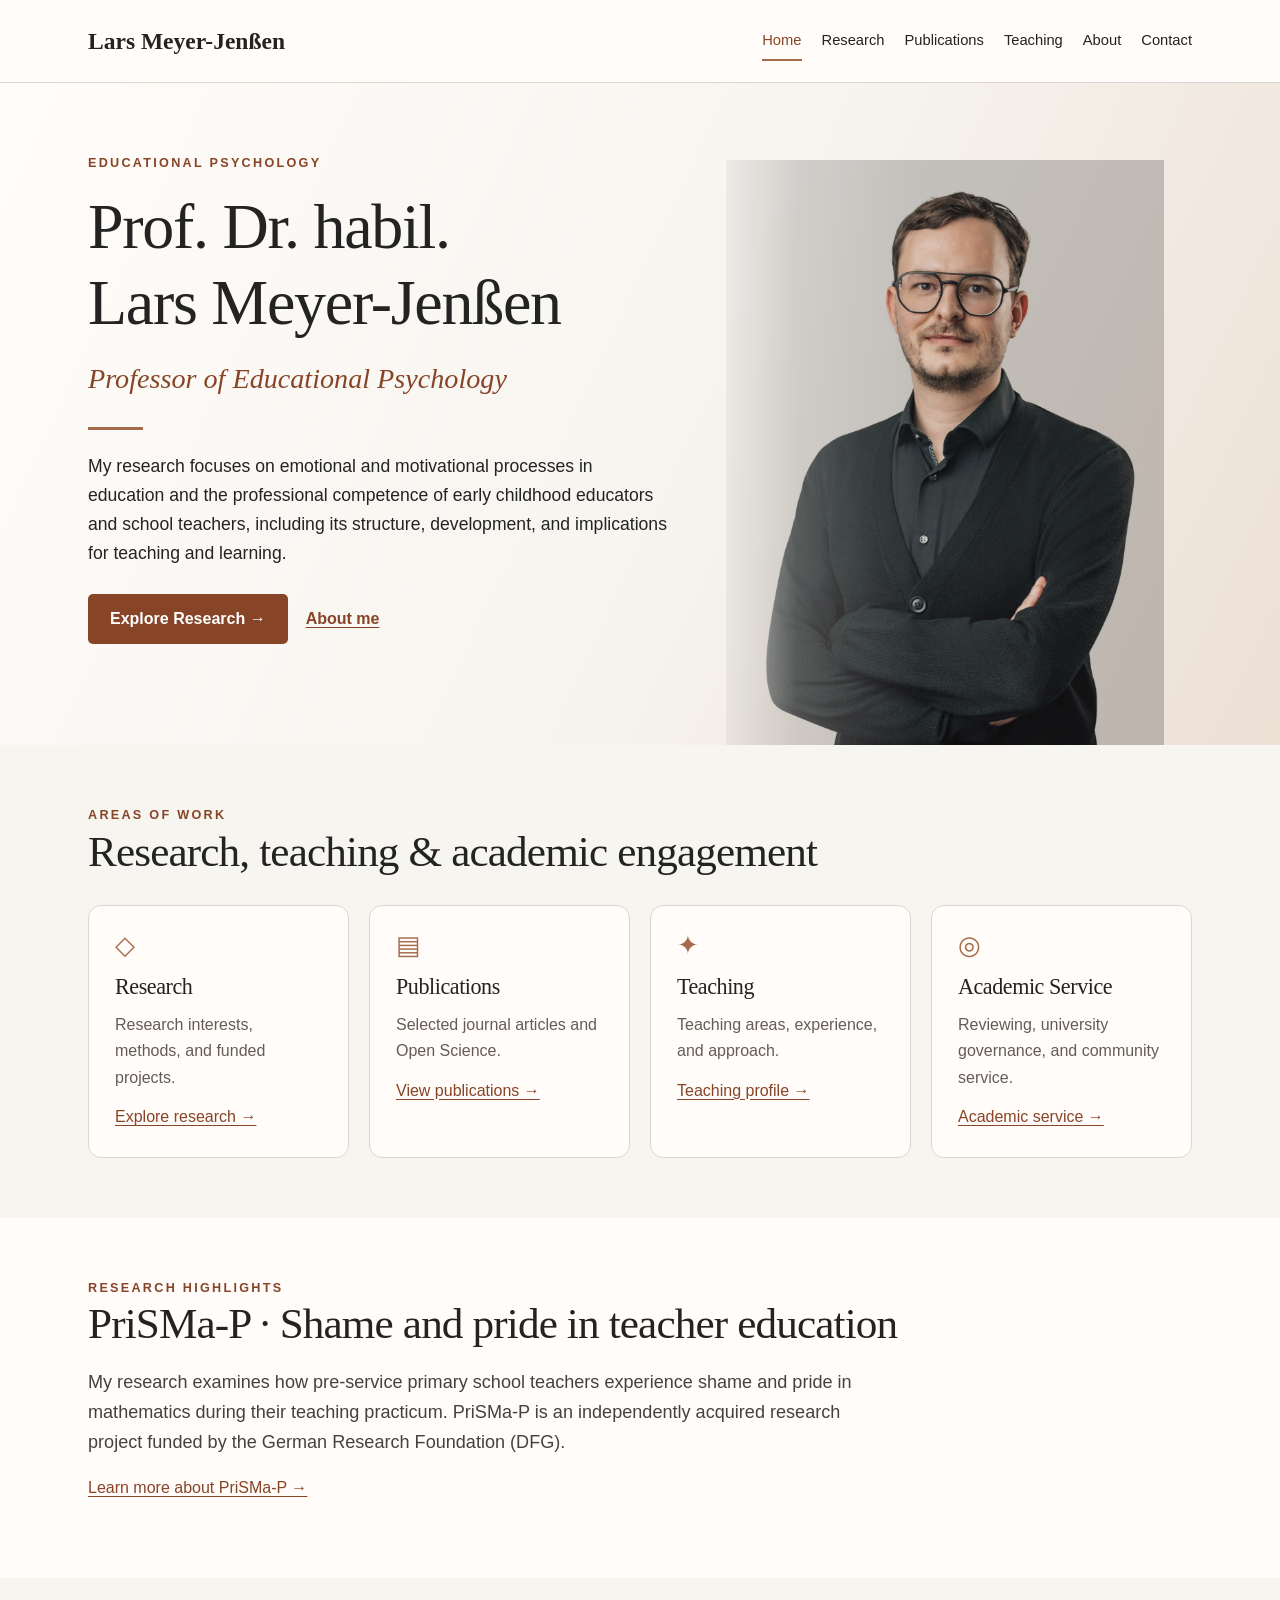
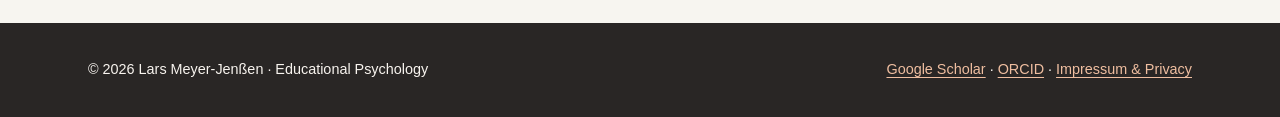
<file: index.html>
<!doctype html><html lang="en"><head><meta charset="utf-8"><meta name="viewport" content="width=device-width,initial-scale=1"><meta name="description" content="Academic website of Prof. Dr. habil. Lars Meyer-Jenßen."><meta name="theme-color" content="#f7f5f0"><link rel="icon" type="image/svg+xml" href="assets/favicon.svg"><link rel="stylesheet" href="style.css"><title>Home | Lars Meyer-Jenßen</title></head><body><a class="skip" href="#main">Skip to main content</a><header class="header"><div class="wrap head"><a class="brand" href="index.html">Lars Meyer-Jenßen</a><nav class="nav" aria-label="Main navigation"><a href="index.html" class="active" aria-current="page">Home</a><a href="research.html" >Research</a><a href="publications.html" >Publications</a><a href="teaching.html" >Teaching</a><a href="about.html" >About</a><a href="contact.html" >Contact</a></nav></div></header><main id="main"><section class="hero"><div class="wrap hero-inner"><div class="hero-copy"><div class="eyebrow">Educational Psychology</div><h1>Prof. Dr. habil.<br>Lars Meyer-Jenßen</h1><p class="subtitle">Professor of Educational Psychology</p><div class="rule"></div><p class="desc">My research focuses on emotional and motivational processes in education and the professional competence of early childhood educators and school teachers, including its structure, development, and implications for teaching and learning.</p><p><a class="btn" href="research.html">Explore Research &rarr;</a><a class="minor-link" href="about.html">About me</a></p></div><img class="hero-photo" src="assets/hero.webp" alt="Portrait of Lars Meyer-Jenßen with arms crossed" width="1100" height="1468"></div></section>
<section class="section"><div class="wrap"><div class="eyebrow">Areas of Work</div><h2>Research, teaching &amp; academic engagement</h2><div class="cards four"><article class="card"><div class="icon" aria-hidden="true">◇</div><h3>Research</h3><p>Research interests, methods, and funded projects.</p><a href="research.html">Explore research &rarr;</a></article><article class="card"><div class="icon" aria-hidden="true">▤</div><h3>Publications</h3><p>Selected journal articles and Open Science.</p><a href="publications.html">View publications &rarr;</a></article><article class="card"><div class="icon" aria-hidden="true">✦</div><h3>Teaching</h3><p>Teaching areas, experience, and approach.</p><a href="teaching.html">Teaching profile &rarr;</a></article><article class="card"><div class="icon" aria-hidden="true">◎</div><h3>Academic Service</h3><p>Reviewing, university governance, and community service.</p><a href="about.html#service">Academic service &rarr;</a></article></div></div></section>
<section class="section alt"><div class="wrap"><div class="eyebrow">Research Highlights</div><h2>PriSMa-P · Shame and pride in teacher education</h2><p class="lead">My research examines how pre-service primary school teachers experience shame and pride in mathematics during their teaching practicum. PriSMa-P is an independently acquired research project funded by the German Research Foundation (DFG).</p><p><a href="research.html#projects">Learn more about PriSMa-P &rarr;</a></p></div></section></main><footer class="footer"><div class="wrap foot"><span>© 2026 Lars Meyer-Jenßen · Educational Psychology</span><span><a href="https://scholar.google.com/citations?user=4nx1HKsAAAAJ" target="_blank" rel="noopener noreferrer">Google Scholar</a> · <a href="https://orcid.org/0000-0001-9046-1537" target="_blank" rel="noopener noreferrer">ORCID</a> · <a href="legal.html">Impressum &amp; Privacy</a></span></div></footer></body></html>
</file>
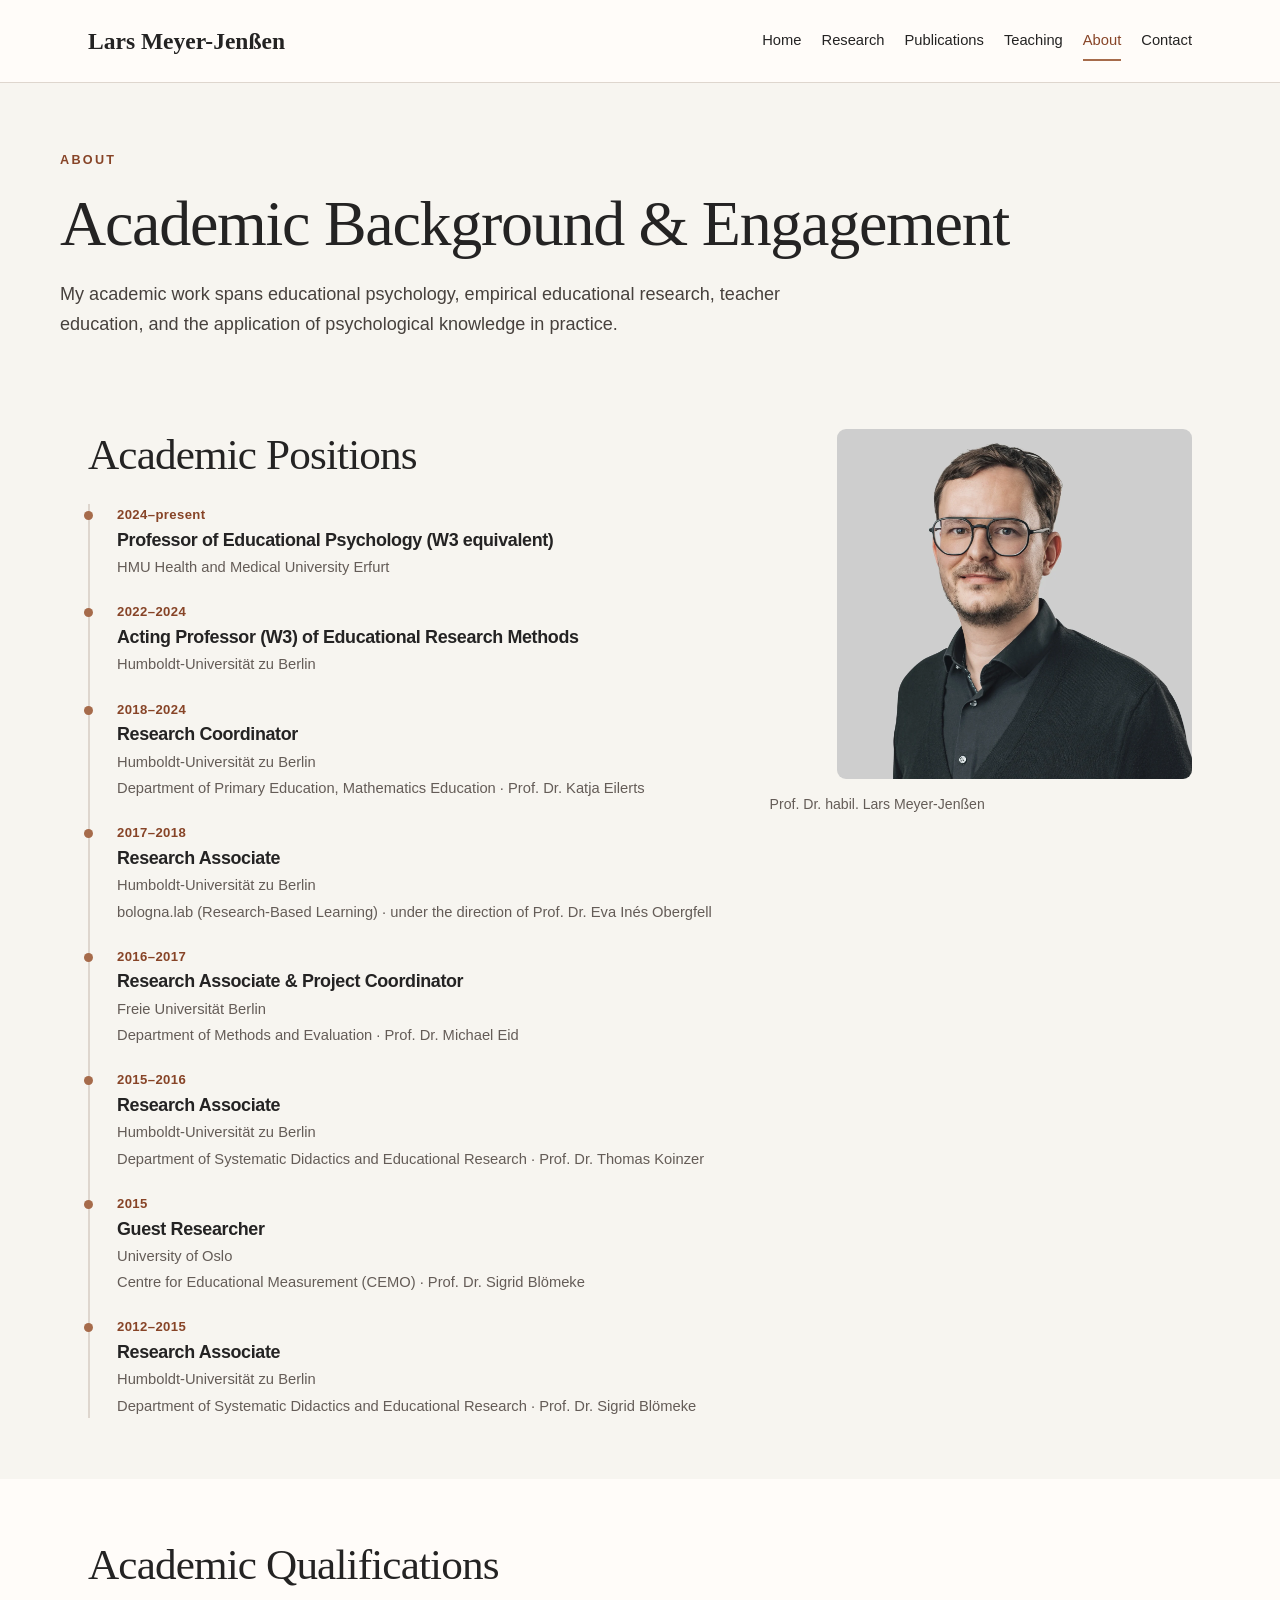
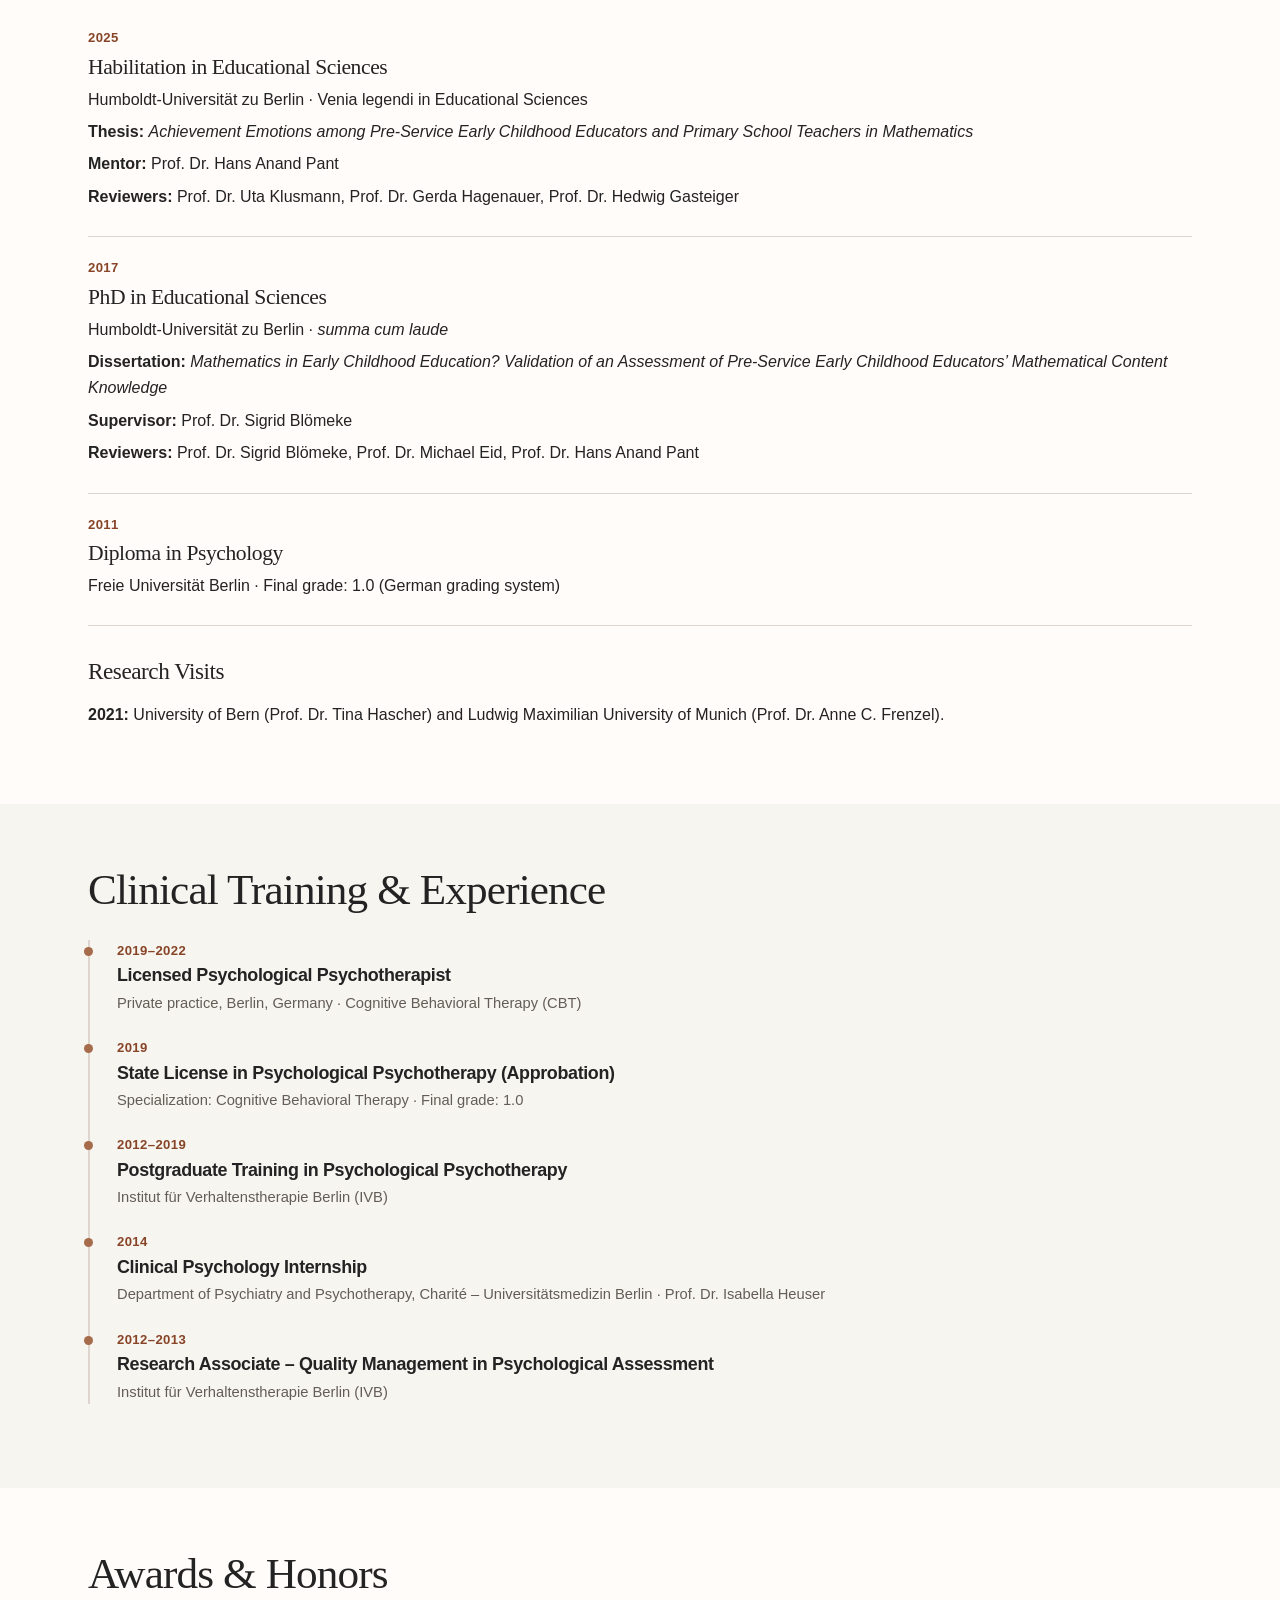
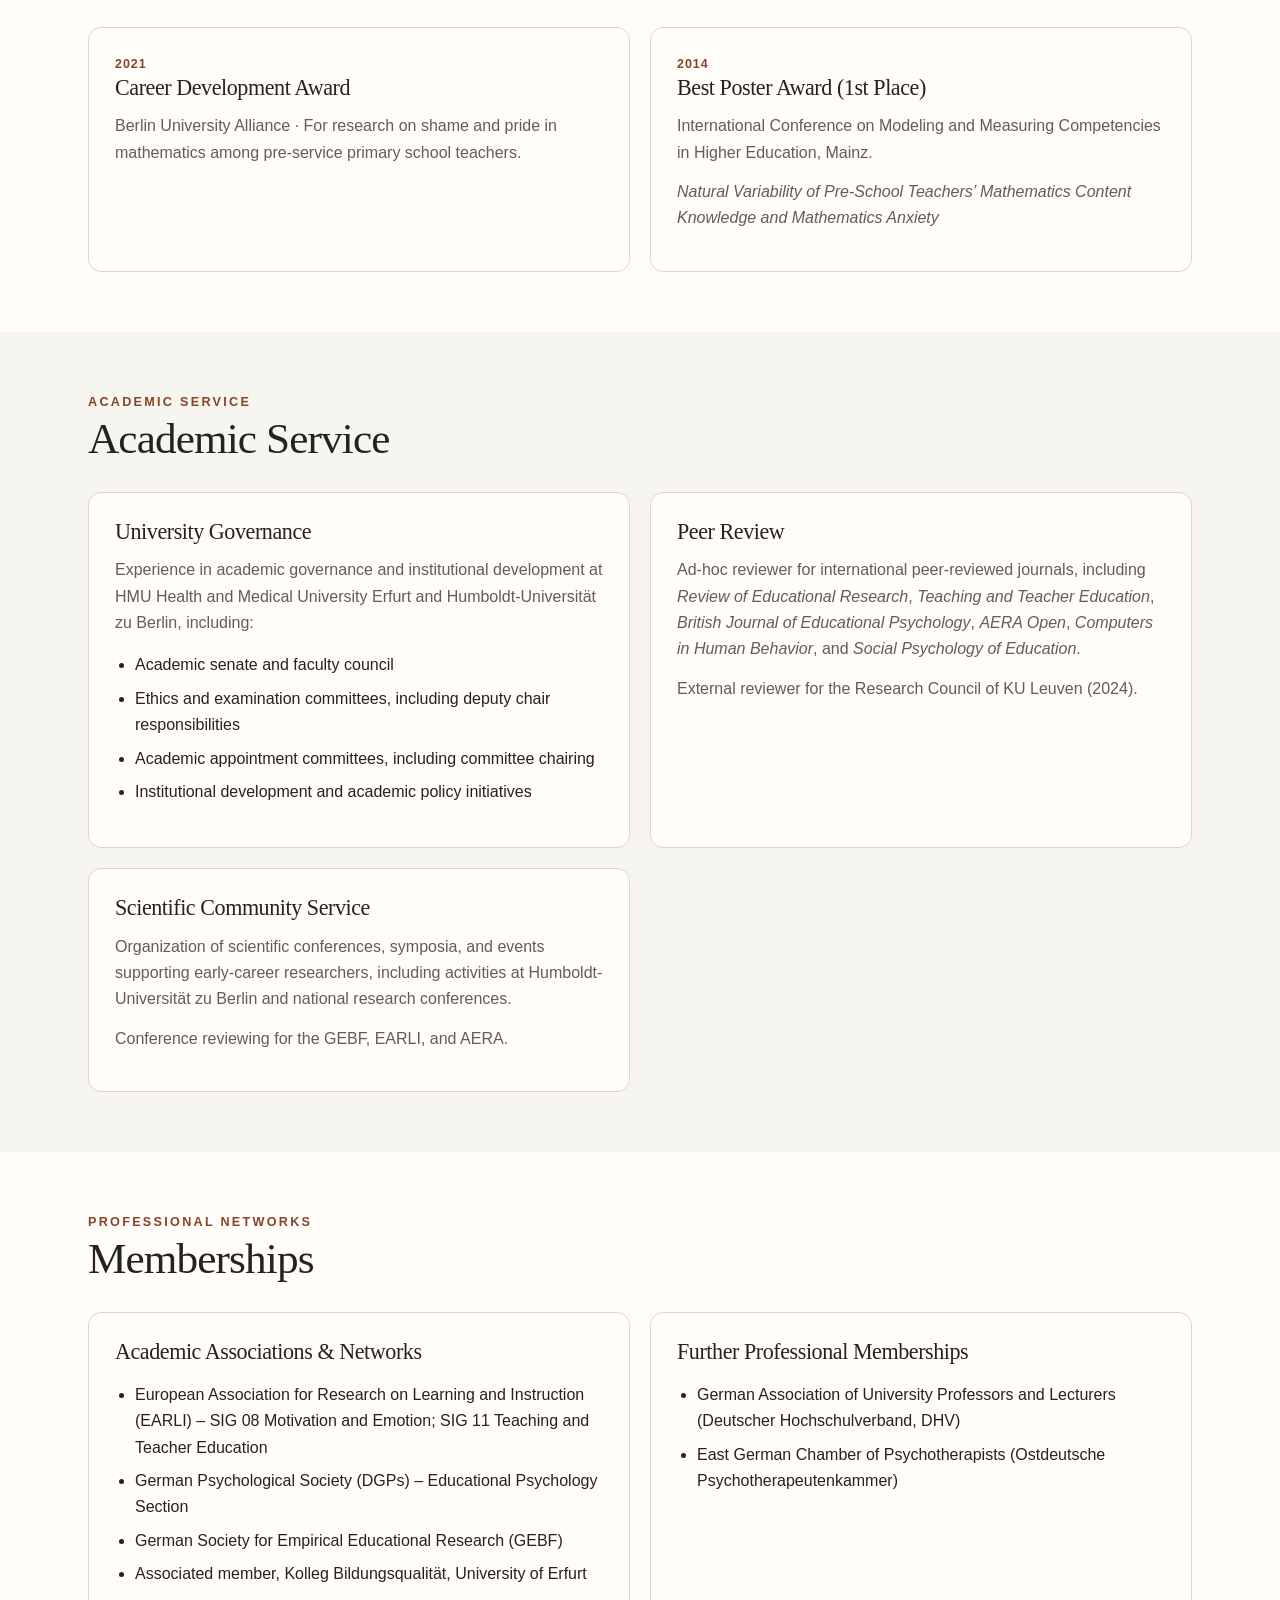
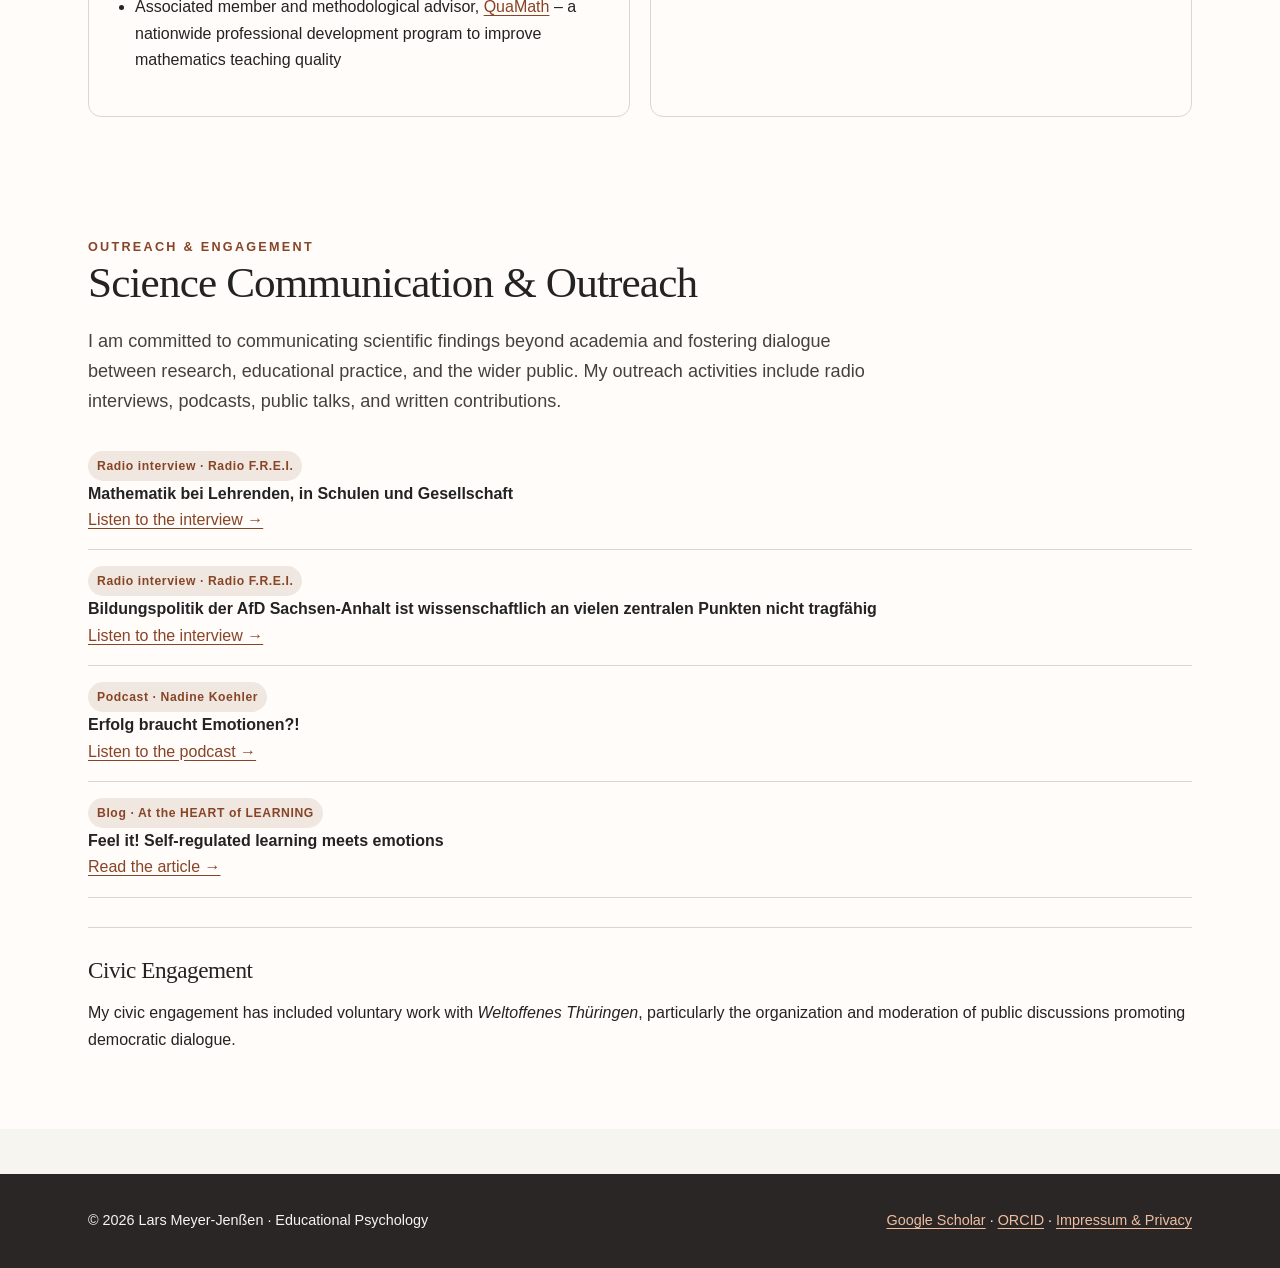
<file: about.html>
<!doctype html><html lang="en"><head><meta charset="utf-8"><meta name="viewport" content="width=device-width,initial-scale=1"><meta name="description" content="Academic website of Prof. Dr. habil. Lars Meyer-Jenßen."><meta name="theme-color" content="#f7f5f0"><link rel="icon" type="image/svg+xml" href="assets/favicon.svg"><link rel="stylesheet" href="style.css"><title>About | Lars Meyer-Jenßen</title></head><body><a class="skip" href="#main">Skip to main content</a><header class="header"><div class="wrap head"><a class="brand" href="index.html">Lars Meyer-Jenßen</a><nav class="nav" aria-label="Main navigation"><a href="index.html" >Home</a><a href="research.html" >Research</a><a href="publications.html" >Publications</a><a href="teaching.html" >Teaching</a><a href="about.html" class="active" aria-current="page">About</a><a href="contact.html" >Contact</a></nav></div></header><main id="main"><section class="page-top wrap"><div class="eyebrow">About</div><h1>Academic Background &amp; Engagement</h1><p class="lead">My academic work spans educational psychology, empirical educational research, teacher education, and the application of psychological knowledge in practice.</p></section>
<section class="section compact"><div class="wrap split"><div><h2>Academic Positions</h2><div class="timeline"><article><time>2024–present</time><h3>Professor of Educational Psychology (W3 equivalent)</h3><p>HMU Health and Medical University Erfurt</p></article><article><time>2022–2024</time><h3>Acting Professor (W3) of Educational Research Methods</h3><p>Humboldt-Universität zu Berlin</p></article><article><time>2018–2024</time><h3>Research Coordinator</h3><p>Humboldt-Universität zu Berlin</p><p>Department of Primary Education, Mathematics Education · Prof. Dr. Katja Eilerts</p></article><article><time>2017–2018</time><h3>Research Associate</h3><p>Humboldt-Universität zu Berlin</p><p>bologna.lab (Research-Based Learning) · under the direction of Prof. Dr. Eva Inés Obergfell</p></article><article><time>2016–2017</time><h3>Research Associate &amp; Project Coordinator</h3><p>Freie Universität Berlin</p><p>Department of Methods and Evaluation · Prof. Dr. Michael Eid</p></article><article><time>2015–2016</time><h3>Research Associate</h3><p>Humboldt-Universität zu Berlin</p><p>Department of Systematic Didactics and Educational Research · Prof. Dr. Thomas Koinzer</p></article><article><time>2015</time><h3>Guest Researcher</h3><p>University of Oslo</p><p>Centre for Educational Measurement (CEMO) · Prof. Dr. Sigrid Blömeke</p></article><article><time>2012–2015</time><h3>Research Associate</h3><p>Humboldt-Universität zu Berlin</p><p>Department of Systematic Didactics and Educational Research · Prof. Dr. Sigrid Blömeke</p></article></div></div><div><img class="portrait-about" src="assets/about.webp" alt="Portrait of Lars Meyer-Jenßen" loading="lazy"><p class="meta">Prof. Dr. habil. Lars Meyer-Jenßen</p></div></div></section>
<section class="section alt"><div class="wrap"><h2>Academic Qualifications</h2><article class="qualification"><span class="date">2025</span><h3>Habilitation in Educational Sciences</h3><p>Humboldt-Universität zu Berlin · Venia legendi in Educational Sciences</p><p><strong>Thesis:</strong> <em>Achievement Emotions among Pre-Service Early Childhood Educators and Primary School Teachers in Mathematics</em></p><p><strong>Mentor:</strong> Prof. Dr. Hans Anand Pant</p><p><strong>Reviewers:</strong> Prof. Dr. Uta Klusmann, Prof. Dr. Gerda Hagenauer, Prof. Dr. Hedwig Gasteiger</p></article>
<article class="qualification"><span class="date">2017</span><h3>PhD in Educational Sciences</h3><p>Humboldt-Universität zu Berlin · <em>summa cum laude</em></p><p><strong>Dissertation:</strong> <em>Mathematics in Early Childhood Education? Validation of an Assessment of Pre-Service Early Childhood Educators’ Mathematical Content Knowledge</em></p><p><strong>Supervisor:</strong> Prof. Dr. Sigrid Blömeke</p><p><strong>Reviewers:</strong> Prof. Dr. Sigrid Blömeke, Prof. Dr. Michael Eid, Prof. Dr. Hans Anand Pant</p></article>
<article class="qualification"><span class="date">2011</span><h3>Diploma in Psychology</h3><p>Freie Universität Berlin · Final grade: 1.0 (German grading system)</p></article>
<div style="margin-top:32px"><h3>Research Visits</h3><p><strong>2021:</strong> University of Bern (Prof. Dr. Tina Hascher) and Ludwig Maximilian University of Munich (Prof. Dr. Anne C. Frenzel).</p></div></div></section>
<section class="section"><div class="wrap"><h2>Clinical Training &amp; Experience</h2><div class="timeline"><article><time>2019–2022</time><h3>Licensed Psychological Psychotherapist</h3><p>Private practice, Berlin, Germany · Cognitive Behavioral Therapy (CBT)</p></article><article><time>2019</time><h3>State License in Psychological Psychotherapy (Approbation)</h3><p>Specialization: Cognitive Behavioral Therapy · Final grade: 1.0</p></article><article><time>2012–2019</time><h3>Postgraduate Training in Psychological Psychotherapy</h3><p>Institut für Verhaltenstherapie Berlin (IVB)</p></article><article><time>2014</time><h3>Clinical Psychology Internship</h3><p>Department of Psychiatry and Psychotherapy, Charité – Universitätsmedizin Berlin · Prof. Dr. Isabella Heuser</p></article><article><time>2012–2013</time><h3>Research Associate – Quality Management in Psychological Assessment</h3><p>Institut für Verhaltenstherapie Berlin (IVB)</p></article></div></div></section>
<section class="section alt"><div class="wrap"><h2>Awards &amp; Honors</h2><div class="cards"><article class="card"><div class="small">2021</div><h3>Career Development Award</h3><p>Berlin University Alliance · For research on shame and pride in mathematics among pre-service primary school teachers.</p></article><article class="card"><div class="small">2014</div><h3>Best Poster Award (1st Place)</h3><p>International Conference on Modeling and Measuring Competencies in Higher Education, Mainz.</p><p><em>Natural Variability of Pre-School Teachers’ Mathematics Content Knowledge and Mathematics Anxiety</em></p></article></div></div></section>
<section class="section" id="service"><div class="wrap"><div class="eyebrow">Academic Service</div><h2>Academic Service</h2><div class="cards"><article class="card"><h3>University Governance</h3><p>Experience in academic governance and institutional development at HMU Health and Medical University Erfurt and Humboldt-Universität zu Berlin, including:</p><ul class="list-plain"><li>Academic senate and faculty council</li><li>Ethics and examination committees, including deputy chair responsibilities</li><li>Academic appointment committees, including committee chairing</li><li>Institutional development and academic policy initiatives</li></ul></article><article class="card"><h3>Peer Review</h3><p>Ad-hoc reviewer for international peer-reviewed journals, including <em>Review of Educational Research</em>, <em>Teaching and Teacher Education</em>, <em>British Journal of Educational Psychology</em>, <em>AERA Open</em>, <em>Computers in Human Behavior</em>, and <em>Social Psychology of Education</em>.</p><p>External reviewer for the Research Council of KU Leuven (2024).</p></article><article class="card"><h3>Scientific Community Service</h3><p>Organization of scientific conferences, symposia, and events supporting early-career researchers, including activities at Humboldt-Universität zu Berlin and national research conferences.</p><p>Conference reviewing for the GEBF, EARLI, and AERA.</p></article></div></div></section>
<section class="section alt" id="memberships"><div class="wrap"><div class="eyebrow">Professional Networks</div><h2>Memberships</h2><div class="cards"><article class="card"><h3>Academic Associations &amp; Networks</h3><ul class="list-plain"><li>European Association for Research on Learning and Instruction (EARLI) – SIG 08 Motivation and Emotion; SIG 11 Teaching and Teacher Education</li><li>German Psychological Society (DGPs) – Educational Psychology Section</li><li>German Society for Empirical Educational Research (GEBF)</li><li>Associated member, Kolleg Bildungsqualität, University of Erfurt</li><li>Associated member and methodological advisor, <a href="https://quamath.de/" target="_blank" rel="noopener noreferrer">QuaMath</a> – a nationwide professional development program to improve mathematics teaching quality</li></ul></article><article class="card"><h3>Further Professional Memberships</h3><ul class="list-plain"><li>German Association of University Professors and Lecturers (Deutscher Hochschulverband, DHV)</li><li>East German Chamber of Psychotherapists (Ostdeutsche Psychotherapeutenkammer)</li></ul></article></div></div></section>
<section class="section alt"><div class="wrap"><div class="eyebrow">Outreach &amp; Engagement</div><h2>Science Communication &amp; Outreach</h2><p class="lead">I am committed to communicating scientific findings beyond academia and fostering dialogue between research, educational practice, and the wider public. My outreach activities include radio interviews, podcasts, public talks, and written contributions.</p>
<ul class="media-list"><li><span class="tag">Radio interview · Radio F.R.E.I.</span><strong>Mathematik bei Lehrenden, in Schulen und Gesellschaft</strong><a href="https://www.radio-frei.de/index.php?iid=podcast&amp;pPAGE=&amp;ksubmit_show=Artikel&amp;kartikel_id=10802" target="_blank" rel="noopener noreferrer">Listen to the interview &rarr;</a></li>
<li><span class="tag">Radio interview · Radio F.R.E.I.</span><strong>Bildungspolitik der AfD Sachsen-Anhalt ist wissenschaftlich an vielen zentralen Punkten nicht tragfähig</strong><a href="https://www.radio-frei.de/index.php?iid=podcast&amp;pPAGE=&amp;ksubmit_show=Artikel&amp;kartikel_id=10837" target="_blank" rel="noopener noreferrer">Listen to the interview &rarr;</a></li>
<li><span class="tag">Podcast · Nadine Koehler</span><strong>Erfolg braucht Emotionen?!</strong><a href="https://www.nadinekoehler.de/podcast/emotionen/" target="_blank" rel="noopener noreferrer">Listen to the podcast &rarr;</a></li>
<li><span class="tag">Blog · At the HEART of LEARNING</span><strong>Feel it! Self-regulated learning meets emotions</strong><a href="https://en.attheheartoflearning.com/post/feel-it-self-regulated-learning-meets-emotions" target="_blank" rel="noopener noreferrer">Read the article &rarr;</a></li></ul>
<div class="divider"></div><h3>Civic Engagement</h3><p>My civic engagement has included voluntary work with <em>Weltoffenes Thüringen</em>, particularly the organization and moderation of public discussions promoting democratic dialogue.</p></div></section></main><footer class="footer"><div class="wrap foot"><span>© 2026 Lars Meyer-Jenßen · Educational Psychology</span><span><a href="https://scholar.google.com/citations?user=4nx1HKsAAAAJ" target="_blank" rel="noopener noreferrer">Google Scholar</a> · <a href="https://orcid.org/0000-0001-9046-1537" target="_blank" rel="noopener noreferrer">ORCID</a> · <a href="legal.html">Impressum &amp; Privacy</a></span></div></footer></body></html>
</file>
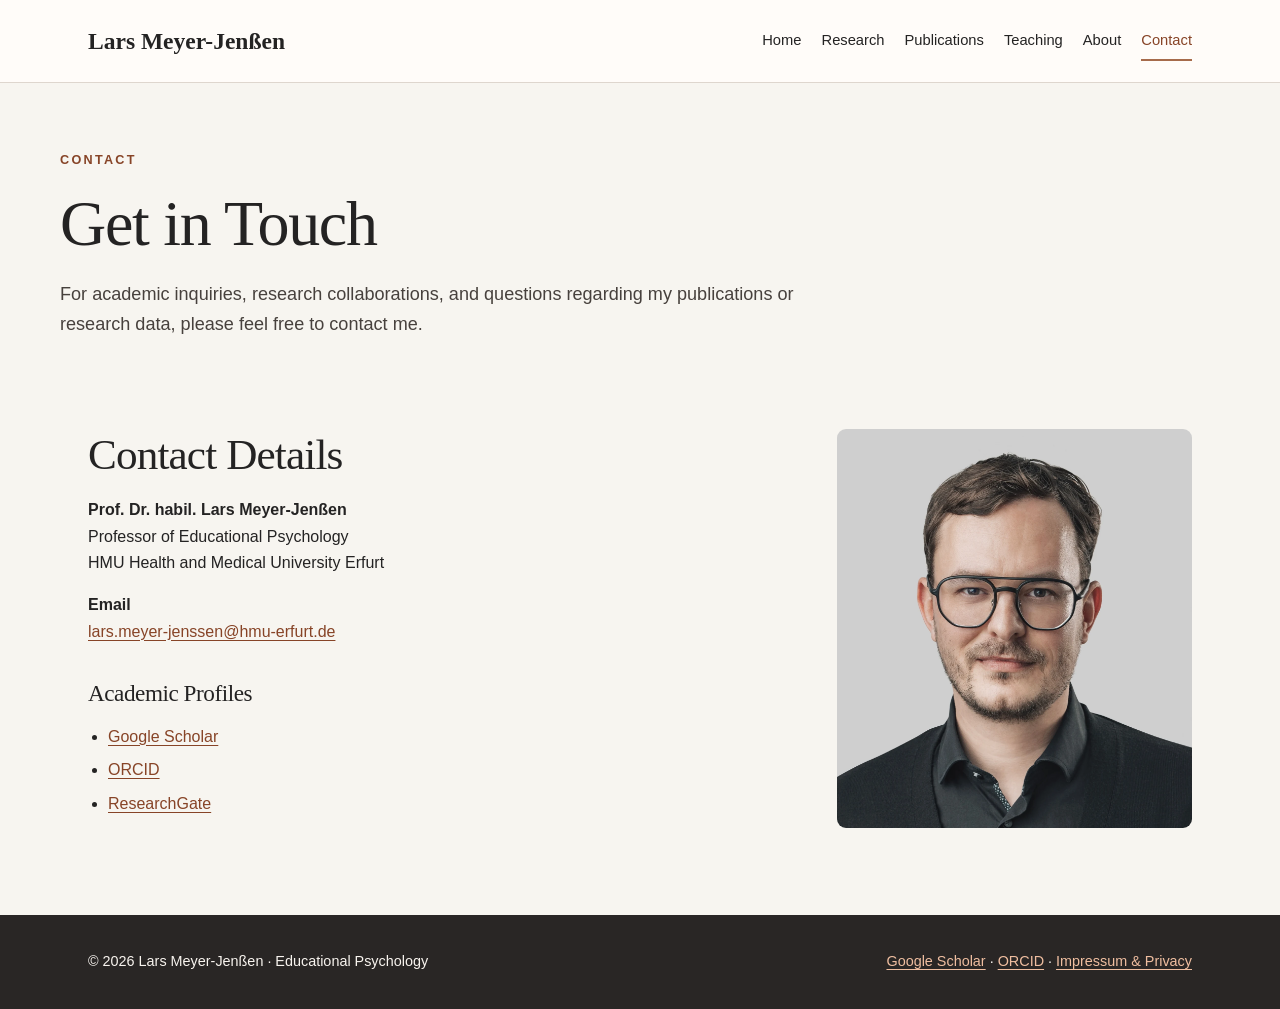
<file: contact.html>
<!doctype html><html lang="en"><head><meta charset="utf-8"><meta name="viewport" content="width=device-width,initial-scale=1"><meta name="description" content="Academic website of Prof. Dr. habil. Lars Meyer-Jenßen."><meta name="theme-color" content="#f7f5f0"><link rel="icon" type="image/svg+xml" href="assets/favicon.svg"><link rel="stylesheet" href="style.css"><title>Contact | Lars Meyer-Jenßen</title></head><body><a class="skip" href="#main">Skip to main content</a><header class="header"><div class="wrap head"><a class="brand" href="index.html">Lars Meyer-Jenßen</a><nav class="nav" aria-label="Main navigation"><a href="index.html" >Home</a><a href="research.html" >Research</a><a href="publications.html" >Publications</a><a href="teaching.html" >Teaching</a><a href="about.html" >About</a><a href="contact.html" class="active" aria-current="page">Contact</a></nav></div></header><main id="main"><section class="page-top wrap"><div class="eyebrow">Contact</div><h1>Get in Touch</h1><p class="lead">For academic inquiries, research collaborations, and questions regarding my publications or research data, please feel free to contact me.</p></section><section class="section compact"><div class="wrap split"><div><h2>Contact Details</h2><p><strong>Prof. Dr. habil. Lars Meyer-Jenßen</strong><br>Professor of Educational Psychology<br>HMU Health and Medical University Erfurt</p><p><strong>Email</strong><br><a href="mailto:lars.meyer-jenssen@hmu-erfurt.de">lars.meyer-jenssen@hmu-erfurt.de</a></p><h3 style="margin-top:35px">Academic Profiles</h3><ul class="list-plain"><li><a href="https://scholar.google.com/citations?user=4nx1HKsAAAAJ" target="_blank" rel="noopener noreferrer">Google Scholar</a></li><li><a href="https://orcid.org/0000-0001-9046-1537" target="_blank" rel="noopener noreferrer">ORCID</a></li><li><a href="https://www.researchgate.net/profile/Lars-Meyer-Jenssen" target="_blank" rel="noopener noreferrer">ResearchGate</a></li></ul></div><div><img class="portrait-about" src="assets/contact.webp" alt="Portrait of Lars Meyer-Jenßen" loading="lazy"></div></div></section></main><footer class="footer"><div class="wrap foot"><span>© 2026 Lars Meyer-Jenßen · Educational Psychology</span><span><a href="https://scholar.google.com/citations?user=4nx1HKsAAAAJ" target="_blank" rel="noopener noreferrer">Google Scholar</a> · <a href="https://orcid.org/0000-0001-9046-1537" target="_blank" rel="noopener noreferrer">ORCID</a> · <a href="legal.html">Impressum &amp; Privacy</a></span></div></footer></body></html>
</file>
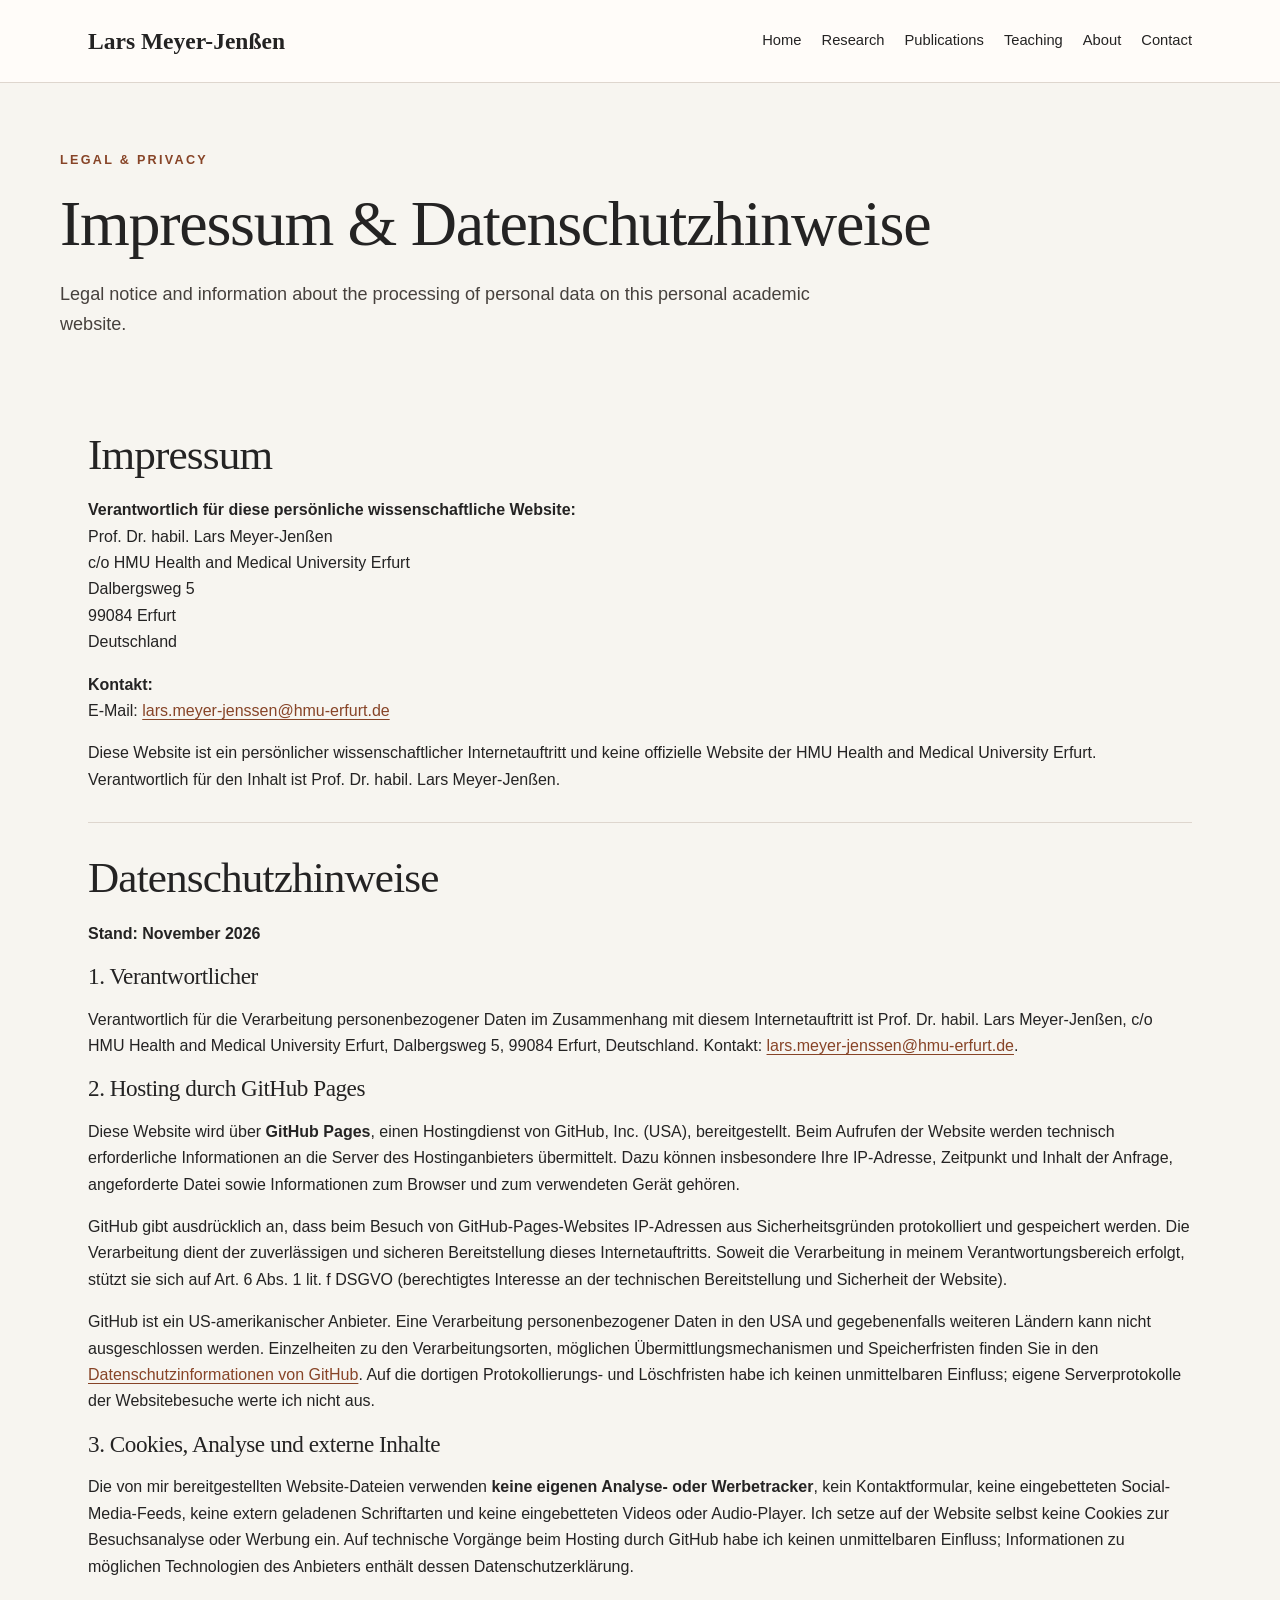
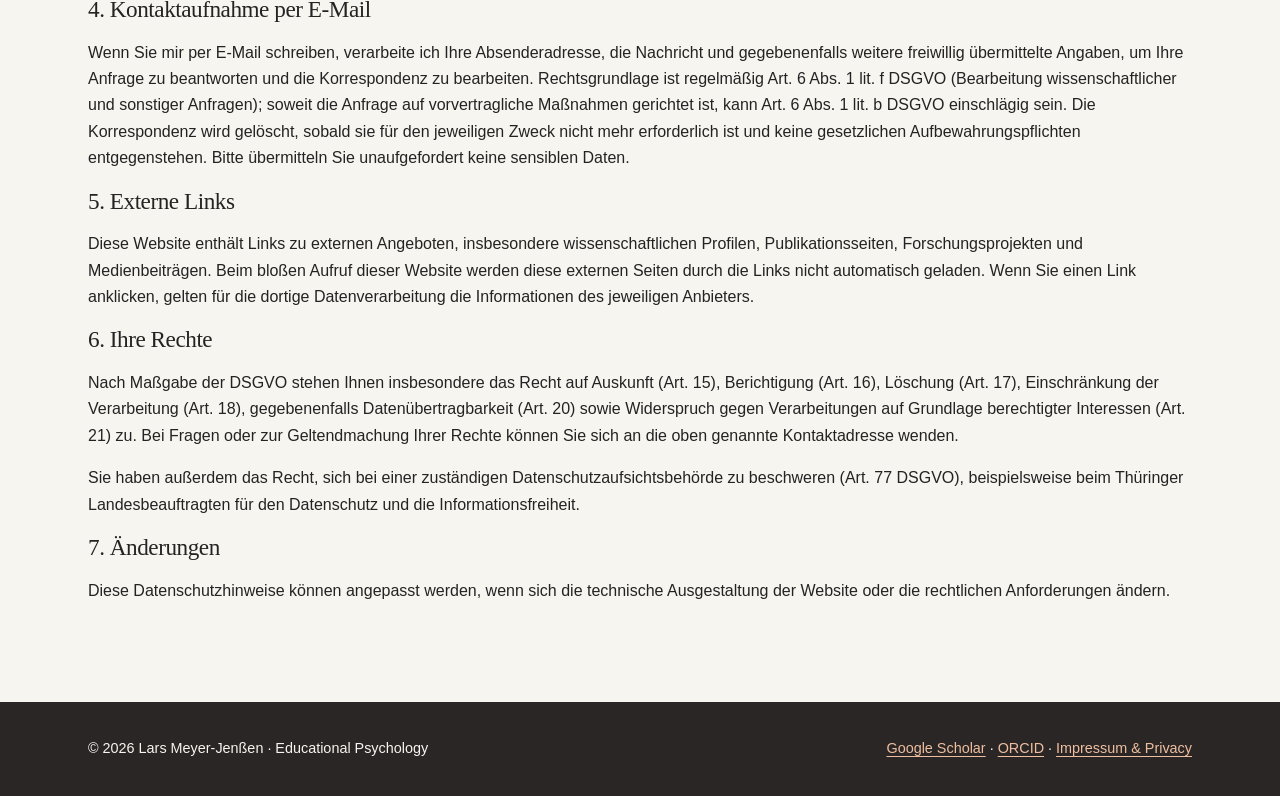
<file: legal.html>
<!doctype html><html lang="en"><head><meta charset="utf-8"><meta name="viewport" content="width=device-width,initial-scale=1"><meta name="description" content="Academic website of Prof. Dr. habil. Lars Meyer-Jenßen."><meta name="theme-color" content="#f7f5f0"><link rel="icon" type="image/svg+xml" href="assets/favicon.svg"><link rel="stylesheet" href="style.css"><title>Impressum &amp; Privacy | Lars Meyer-Jenßen</title></head><body><a class="skip" href="#main">Skip to main content</a><header class="header"><div class="wrap head"><a class="brand" href="index.html">Lars Meyer-Jenßen</a><nav class="nav" aria-label="Main navigation"><a href="index.html" >Home</a><a href="research.html" >Research</a><a href="publications.html" >Publications</a><a href="teaching.html" >Teaching</a><a href="about.html" >About</a><a href="contact.html" >Contact</a></nav></div></header><main id="main"><section class="page-top wrap"><div class="eyebrow">Legal &amp; Privacy</div><h1>Impressum &amp; Datenschutzhinweise</h1><p class="lead">Legal notice and information about the processing of personal data on this personal academic website.</p></section>
<section class="section compact"><div class="wrap legal-text"><h2>Impressum</h2><p><strong>Verantwortlich für diese persönliche wissenschaftliche Website:</strong><br>Prof. Dr. habil. Lars Meyer-Jenßen<br>c/o HMU Health and Medical University Erfurt<br>Dalbergsweg 5<br>99084 Erfurt<br>Deutschland</p><p><strong>Kontakt:</strong><br>E-Mail: <a href="mailto:lars.meyer-jenssen@hmu-erfurt.de">lars.meyer-jenssen@hmu-erfurt.de</a></p><p>Diese Website ist ein persönlicher wissenschaftlicher Internetauftritt und keine offizielle Website der HMU Health and Medical University Erfurt. Verantwortlich für den Inhalt ist Prof. Dr. habil. Lars Meyer-Jenßen.</p><div class="divider"></div>
<h2>Datenschutzhinweise</h2><p><strong>Stand: November 2026</strong></p>
<h3>1. Verantwortlicher</h3><p>Verantwortlich für die Verarbeitung personenbezogener Daten im Zusammenhang mit diesem Internetauftritt ist Prof. Dr. habil. Lars Meyer-Jenßen, c/o HMU Health and Medical University Erfurt, Dalbergsweg 5, 99084 Erfurt, Deutschland. Kontakt: <a href="mailto:lars.meyer-jenssen@hmu-erfurt.de">lars.meyer-jenssen@hmu-erfurt.de</a>.</p>
<h3>2. Hosting durch GitHub Pages</h3><p>Diese Website wird über <strong>GitHub Pages</strong>, einen Hostingdienst von GitHub, Inc. (USA), bereitgestellt. Beim Aufrufen der Website werden technisch erforderliche Informationen an die Server des Hostinganbieters übermittelt. Dazu können insbesondere Ihre IP-Adresse, Zeitpunkt und Inhalt der Anfrage, angeforderte Datei sowie Informationen zum Browser und zum verwendeten Gerät gehören.</p><p>GitHub gibt ausdrücklich an, dass beim Besuch von GitHub-Pages-Websites IP-Adressen aus Sicherheitsgründen protokolliert und gespeichert werden. Die Verarbeitung dient der zuverlässigen und sicheren Bereitstellung dieses Internetauftritts. Soweit die Verarbeitung in meinem Verantwortungsbereich erfolgt, stützt sie sich auf Art. 6 Abs. 1 lit. f DSGVO (berechtigtes Interesse an der technischen Bereitstellung und Sicherheit der Website).</p><p>GitHub ist ein US-amerikanischer Anbieter. Eine Verarbeitung personenbezogener Daten in den USA und gegebenenfalls weiteren Ländern kann nicht ausgeschlossen werden. Einzelheiten zu den Verarbeitungsorten, möglichen Übermittlungsmechanismen und Speicherfristen finden Sie in den <a href="https://docs.github.com/en/site-policy/privacy-policies/github-general-privacy-statement" target="_blank" rel="noopener noreferrer">Datenschutzinformationen von GitHub</a>. Auf die dortigen Protokollierungs- und Löschfristen habe ich keinen unmittelbaren Einfluss; eigene Serverprotokolle der Websitebesuche werte ich nicht aus.</p>
<h3>3. Cookies, Analyse und externe Inhalte</h3><p>Die von mir bereitgestellten Website-Dateien verwenden <strong>keine eigenen Analyse- oder Werbetracker</strong>, kein Kontaktformular, keine eingebetteten Social-Media-Feeds, keine extern geladenen Schriftarten und keine eingebetteten Videos oder Audio-Player. Ich setze auf der Website selbst keine Cookies zur Besuchsanalyse oder Werbung ein. Auf technische Vorgänge beim Hosting durch GitHub habe ich keinen unmittelbaren Einfluss; Informationen zu möglichen Technologien des Anbieters enthält dessen Datenschutzerklärung.</p>
<h3>4. Kontaktaufnahme per E-Mail</h3><p>Wenn Sie mir per E-Mail schreiben, verarbeite ich Ihre Absenderadresse, die Nachricht und gegebenenfalls weitere freiwillig übermittelte Angaben, um Ihre Anfrage zu beantworten und die Korrespondenz zu bearbeiten. Rechtsgrundlage ist regelmäßig Art. 6 Abs. 1 lit. f DSGVO (Bearbeitung wissenschaftlicher und sonstiger Anfragen); soweit die Anfrage auf vorvertragliche Maßnahmen gerichtet ist, kann Art. 6 Abs. 1 lit. b DSGVO einschlägig sein. Die Korrespondenz wird gelöscht, sobald sie für den jeweiligen Zweck nicht mehr erforderlich ist und keine gesetzlichen Aufbewahrungspflichten entgegenstehen. Bitte übermitteln Sie unaufgefordert keine sensiblen Daten.</p>
<h3>5. Externe Links</h3><p>Diese Website enthält Links zu externen Angeboten, insbesondere wissenschaftlichen Profilen, Publikationsseiten, Forschungsprojekten und Medienbeiträgen. Beim bloßen Aufruf dieser Website werden diese externen Seiten durch die Links nicht automatisch geladen. Wenn Sie einen Link anklicken, gelten für die dortige Datenverarbeitung die Informationen des jeweiligen Anbieters.</p>
<h3>6. Ihre Rechte</h3><p>Nach Maßgabe der DSGVO stehen Ihnen insbesondere das Recht auf Auskunft (Art. 15), Berichtigung (Art. 16), Löschung (Art. 17), Einschränkung der Verarbeitung (Art. 18), gegebenenfalls Datenübertragbarkeit (Art. 20) sowie Widerspruch gegen Verarbeitungen auf Grundlage berechtigter Interessen (Art. 21) zu. Bei Fragen oder zur Geltendmachung Ihrer Rechte können Sie sich an die oben genannte Kontaktadresse wenden.</p><p>Sie haben außerdem das Recht, sich bei einer zuständigen Datenschutzaufsichtsbehörde zu beschweren (Art. 77 DSGVO), beispielsweise beim Thüringer Landesbeauftragten für den Datenschutz und die Informationsfreiheit.</p>
<h3>7. Änderungen</h3><p>Diese Datenschutzhinweise können angepasst werden, wenn sich die technische Ausgestaltung der Website oder die rechtlichen Anforderungen ändern.</p>
</div></section></main><footer class="footer"><div class="wrap foot"><span>© 2026 Lars Meyer-Jenßen · Educational Psychology</span><span><a href="https://scholar.google.com/citations?user=4nx1HKsAAAAJ" target="_blank" rel="noopener noreferrer">Google Scholar</a> · <a href="https://orcid.org/0000-0001-9046-1537" target="_blank" rel="noopener noreferrer">ORCID</a> · <a href="legal.html">Impressum &amp; Privacy</a></span></div></footer></body></html>
</file>
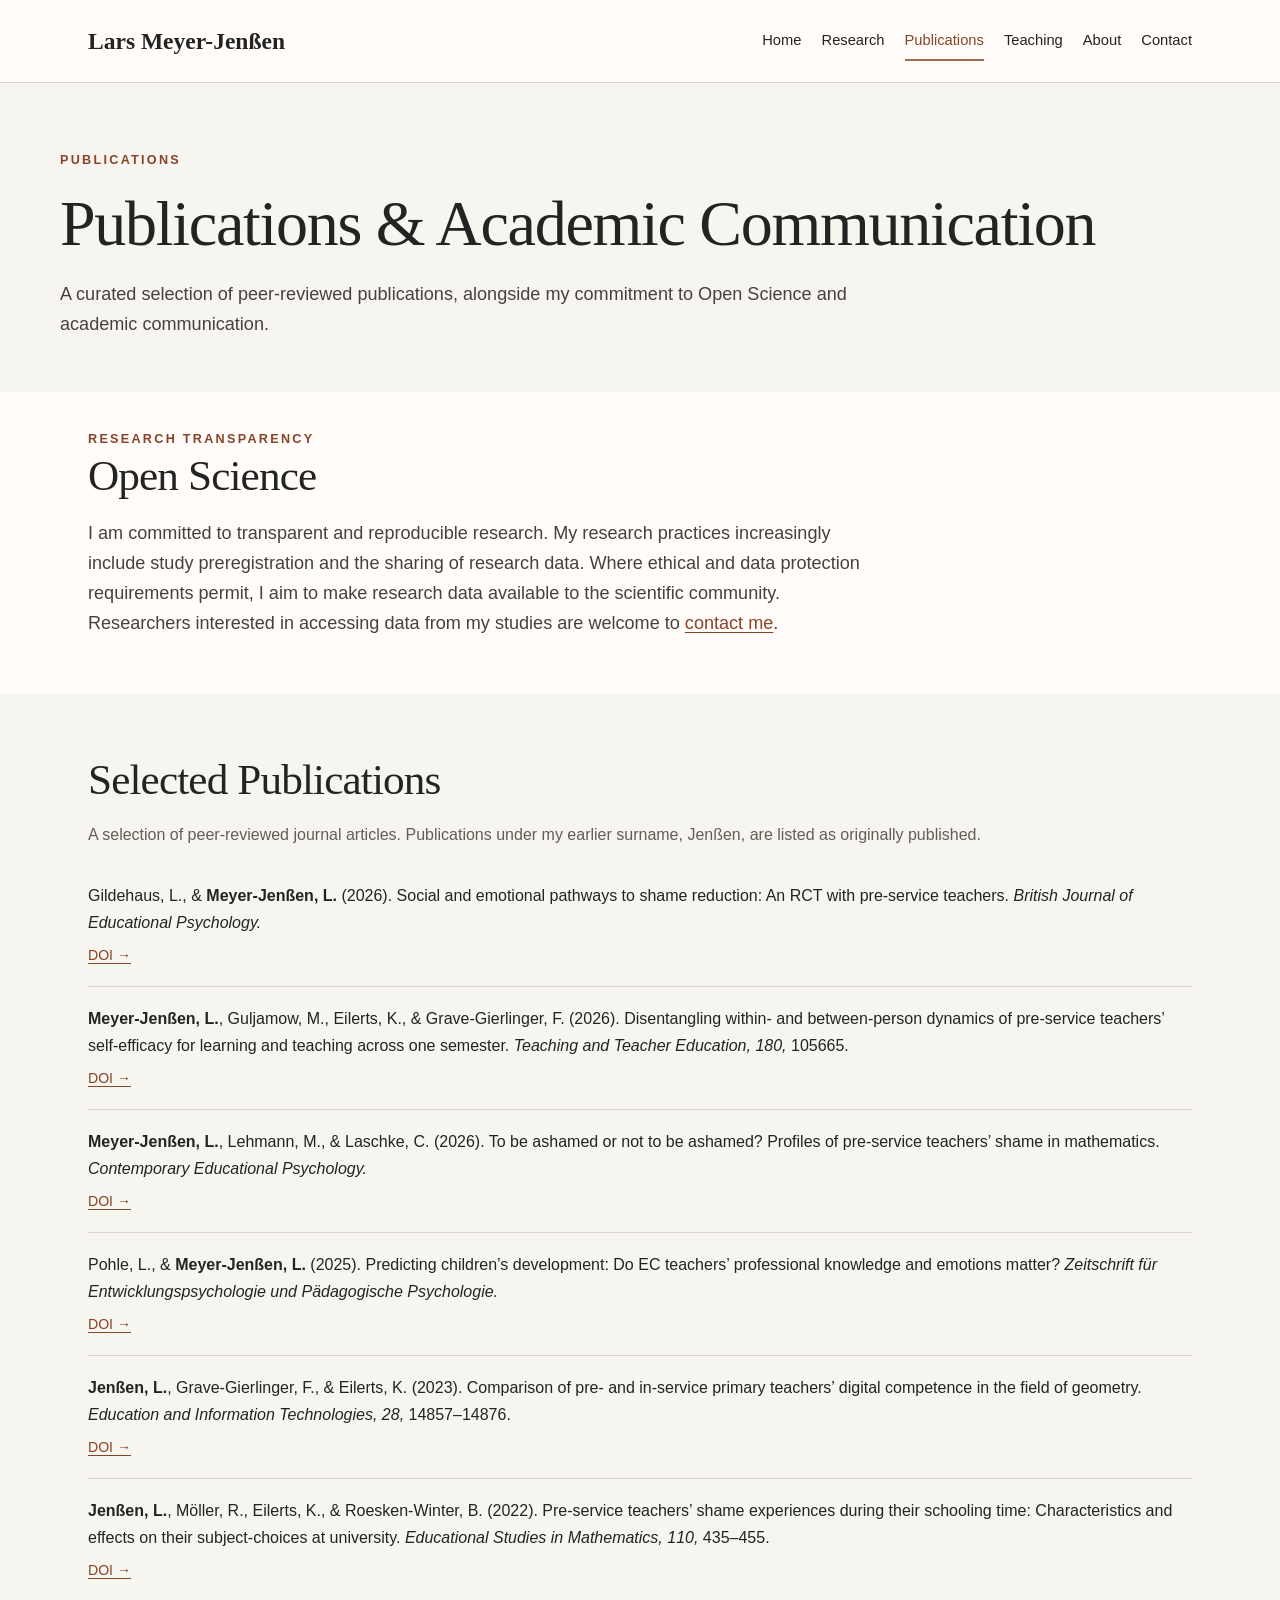
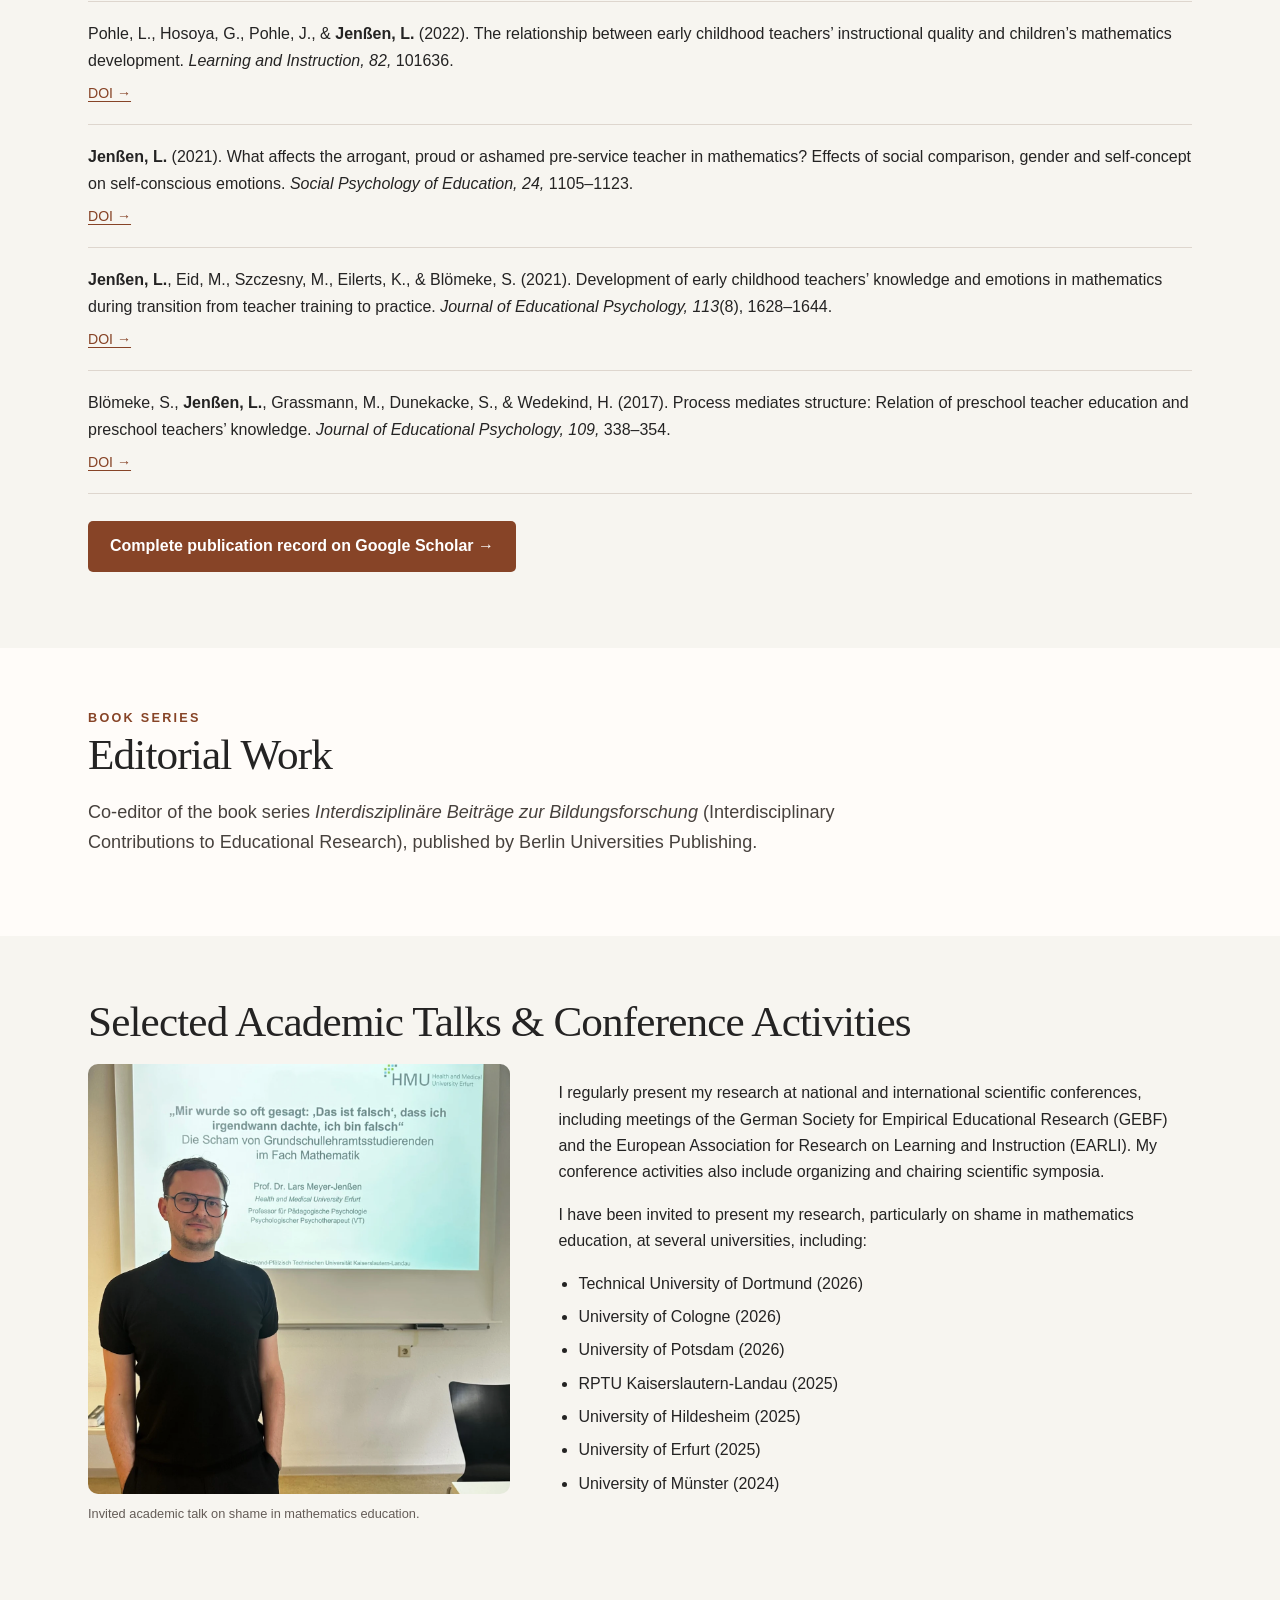
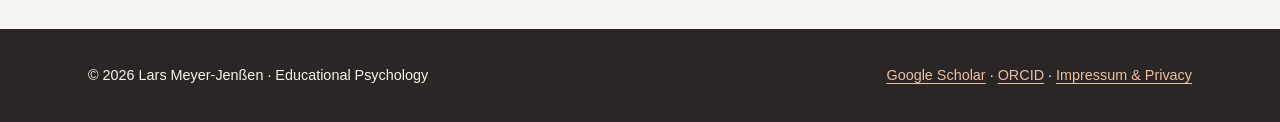
<file: publications.html>
<!doctype html><html lang="en"><head><meta charset="utf-8"><meta name="viewport" content="width=device-width,initial-scale=1"><meta name="description" content="Academic website of Prof. Dr. habil. Lars Meyer-Jenßen."><meta name="theme-color" content="#f7f5f0"><link rel="icon" type="image/svg+xml" href="assets/favicon.svg"><link rel="stylesheet" href="style.css"><title>Publications | Lars Meyer-Jenßen</title></head><body><a class="skip" href="#main">Skip to main content</a><header class="header"><div class="wrap head"><a class="brand" href="index.html">Lars Meyer-Jenßen</a><nav class="nav" aria-label="Main navigation"><a href="index.html" >Home</a><a href="research.html" >Research</a><a href="publications.html" class="active" aria-current="page">Publications</a><a href="teaching.html" >Teaching</a><a href="about.html" >About</a><a href="contact.html" >Contact</a></nav></div></header><main id="main"><section class="page-top wrap"><div class="eyebrow">Publications</div><h1>Publications &amp; Academic Communication</h1><p class="lead">A curated selection of peer-reviewed publications, alongside my commitment to Open Science and academic communication.</p></section>
<section class="section compact alt"><div class="wrap"><div class="eyebrow">Research Transparency</div><h2>Open Science</h2><p class="lead">I am committed to transparent and reproducible research. My research practices increasingly include study preregistration and the sharing of research data. Where ethical and data protection requirements permit, I aim to make research data available to the scientific community. Researchers interested in accessing data from my studies are welcome to <a href="contact.html">contact me</a>.</p></div></section>
<section class="section"><div class="wrap"><h2>Selected Publications</h2><p class="subtle">A selection of peer-reviewed journal articles. Publications under my earlier surname, Jenßen, are listed as originally published.</p><div class="publication"><p>Gildehaus, L., &amp; <strong>Meyer-Jenßen, L.</strong> (2026). Social and emotional pathways to shame reduction: An RCT with pre-service teachers. <em>British Journal of Educational Psychology.</em></p><div class="pub-links"><a href="https://doi.org/10.1111/bjep.70093" target="_blank" rel="noopener noreferrer">DOI &rarr;</a></div></div><div class="publication"><p><strong>Meyer-Jenßen, L.</strong>, Guljamow, M., Eilerts, K., &amp; Grave-Gierlinger, F. (2026). Disentangling within- and between-person dynamics of pre-service teachers’ self-efficacy for learning and teaching across one semester. <em>Teaching and Teacher Education, 180,</em> 105665.</p><div class="pub-links"><a href="https://doi.org/10.1016/j.tate.2026.105665" target="_blank" rel="noopener noreferrer">DOI &rarr;</a></div></div><div class="publication"><p><strong>Meyer-Jenßen, L.</strong>, Lehmann, M., &amp; Laschke, C. (2026). To be ashamed or not to be ashamed? Profiles of pre-service teachers’ shame in mathematics. <em>Contemporary Educational Psychology.</em></p><div class="pub-links"><a href="https://doi.org/10.1016/j.cedpsych.2026.102500" target="_blank" rel="noopener noreferrer">DOI &rarr;</a></div></div><div class="publication"><p>Pohle, L., &amp; <strong>Meyer-Jenßen, L.</strong> (2025). Predicting children’s development: Do EC teachers’ professional knowledge and emotions matter? <em>Zeitschrift für Entwicklungspsychologie und Pädagogische Psychologie.</em></p><div class="pub-links"><a href="https://doi.org/10.1026/0049-8637/a000310" target="_blank" rel="noopener noreferrer">DOI &rarr;</a></div></div><div class="publication"><p><strong>Jenßen, L.</strong>, Grave-Gierlinger, F., &amp; Eilerts, K. (2023). Comparison of pre- and in-service primary teachers’ digital competence in the field of geometry. <em>Education and Information Technologies, 28,</em> 14857–14876.</p><div class="pub-links"><a href="https://doi.org/10.1007/s10639-023-11793-7" target="_blank" rel="noopener noreferrer">DOI &rarr;</a></div></div><div class="publication"><p><strong>Jenßen, L.</strong>, Möller, R., Eilerts, K., &amp; Roesken-Winter, B. (2022). Pre-service teachers’ shame experiences during their schooling time: Characteristics and effects on their subject-choices at university. <em>Educational Studies in Mathematics, 110,</em> 435–455.</p><div class="pub-links"><a href="https://doi.org/10.1007/s10649-021-10141-1" target="_blank" rel="noopener noreferrer">DOI &rarr;</a></div></div><div class="publication"><p>Pohle, L., Hosoya, G., Pohle, J., &amp; <strong>Jenßen, L.</strong> (2022). The relationship between early childhood teachers’ instructional quality and children’s mathematics development. <em>Learning and Instruction, 82,</em> 101636.</p><div class="pub-links"><a href="https://doi.org/10.1016/j.learninstruc.2022.101636" target="_blank" rel="noopener noreferrer">DOI &rarr;</a></div></div><div class="publication"><p><strong>Jenßen, L.</strong> (2021). What affects the arrogant, proud or ashamed pre-service teacher in mathematics? Effects of social comparison, gender and self-concept on self-conscious emotions. <em>Social Psychology of Education, 24,</em> 1105–1123.</p><div class="pub-links"><a href="https://doi.org/10.1007/s11218-021-09655-6" target="_blank" rel="noopener noreferrer">DOI &rarr;</a></div></div><div class="publication"><p><strong>Jenßen, L.</strong>, Eid, M., Szczesny, M., Eilerts, K., &amp; Blömeke, S. (2021). Development of early childhood teachers’ knowledge and emotions in mathematics during transition from teacher training to practice. <em>Journal of Educational Psychology, 113</em>(8), 1628–1644.</p><div class="pub-links"><a href="https://doi.org/10.1037/edu0000518" target="_blank" rel="noopener noreferrer">DOI &rarr;</a></div></div><div class="publication"><p>Blömeke, S., <strong>Jenßen, L.</strong>, Grassmann, M., Dunekacke, S., &amp; Wedekind, H. (2017). Process mediates structure: Relation of preschool teacher education and preschool teachers’ knowledge. <em>Journal of Educational Psychology, 109,</em> 338–354.</p><div class="pub-links"><a href="https://doi.org/10.1037/edu0000147" target="_blank" rel="noopener noreferrer">DOI &rarr;</a></div></div><p style="margin-top:27px"><a class="btn" href="https://scholar.google.com/citations?user=4nx1HKsAAAAJ" target="_blank" rel="noopener noreferrer">Complete publication record on Google Scholar &rarr;</a></p></div></section>
<section class="section alt"><div class="wrap"><div class="eyebrow">Book Series</div><h2>Editorial Work</h2><p class="lead">Co-editor of the book series <em>Interdisziplinäre Beiträge zur Bildungsforschung</em> (Interdisciplinary Contributions to Educational Research), published by Berlin Universities Publishing.</p></div></section>
<section class="section"><div class="wrap"><h2>Selected Academic Talks &amp; Conference Activities</h2><div class="split reverse"><figure style="margin:0"><img class="photo-inline" src="assets/talk.webp" alt="Lars Meyer-Jenßen at an invited academic talk on shame in mathematics education" loading="lazy"><figcaption class="photo-caption">Invited academic talk on shame in mathematics education.</figcaption></figure><div><p>I regularly present my research at national and international scientific conferences, including meetings of the German Society for Empirical Educational Research (GEBF) and the European Association for Research on Learning and Instruction (EARLI). My conference activities also include organizing and chairing scientific symposia.</p><p>I have been invited to present my research, particularly on shame in mathematics education, at several universities, including:</p><ul class="list-plain"><li>Technical University of Dortmund (2026)</li><li>University of Cologne (2026)</li><li>University of Potsdam (2026)</li><li>RPTU Kaiserslautern-Landau (2025)</li><li>University of Hildesheim (2025)</li><li>University of Erfurt (2025)</li><li>University of Münster (2024)</li></ul></div></div></div></section></main><footer class="footer"><div class="wrap foot"><span>© 2026 Lars Meyer-Jenßen · Educational Psychology</span><span><a href="https://scholar.google.com/citations?user=4nx1HKsAAAAJ" target="_blank" rel="noopener noreferrer">Google Scholar</a> · <a href="https://orcid.org/0000-0001-9046-1537" target="_blank" rel="noopener noreferrer">ORCID</a> · <a href="legal.html">Impressum &amp; Privacy</a></span></div></footer></body></html>
</file>
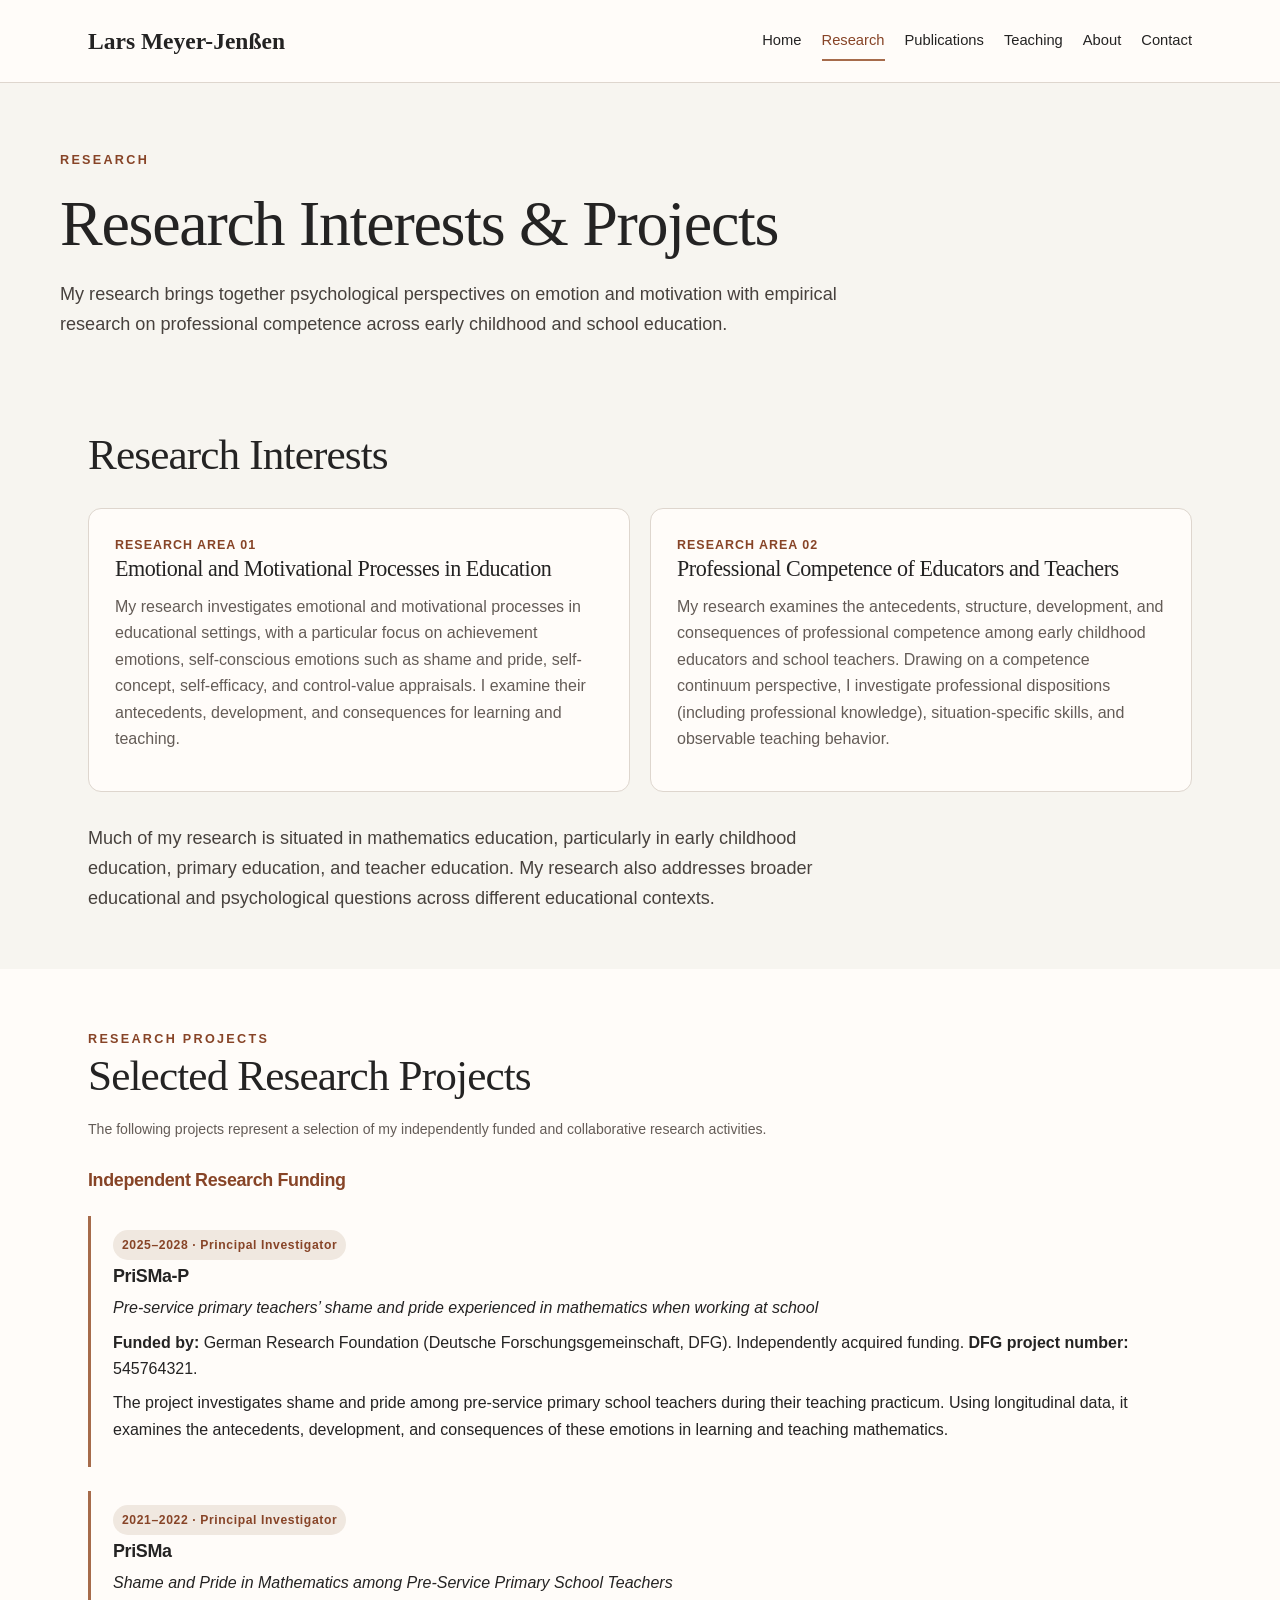
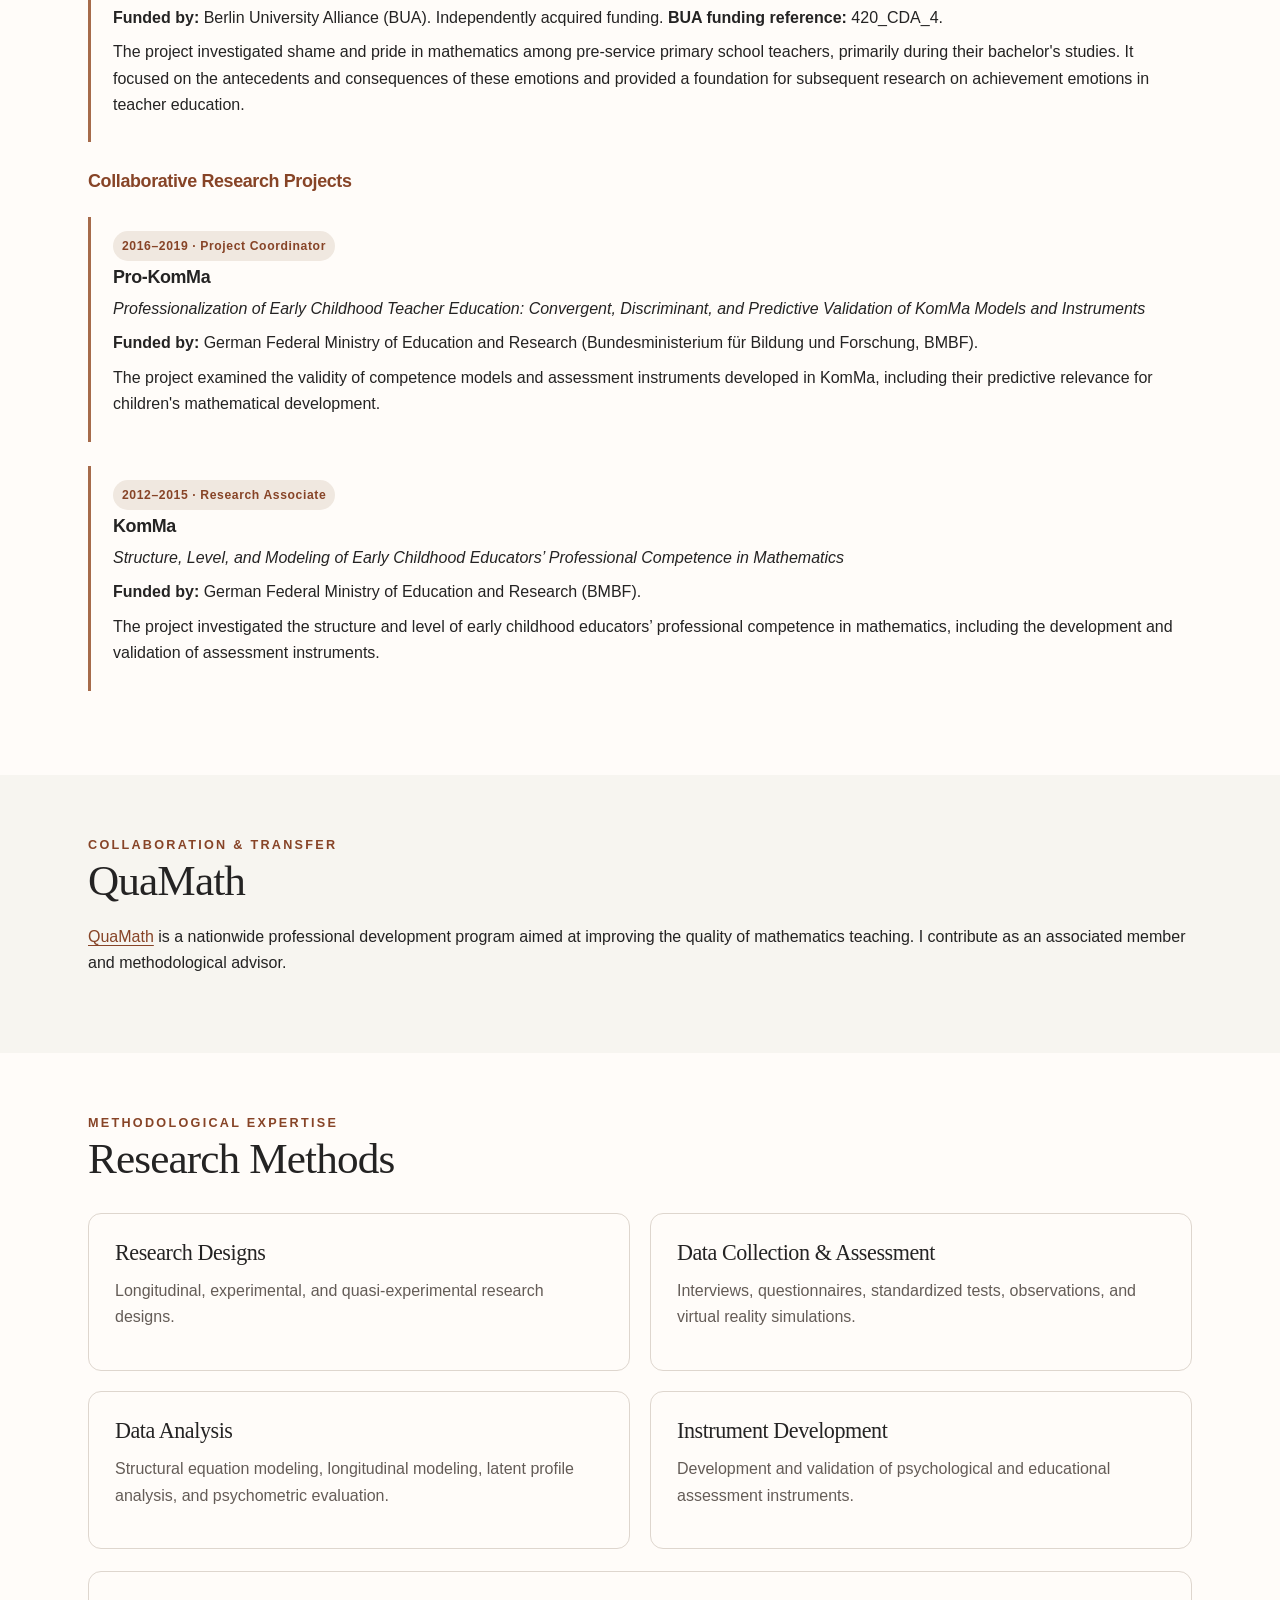
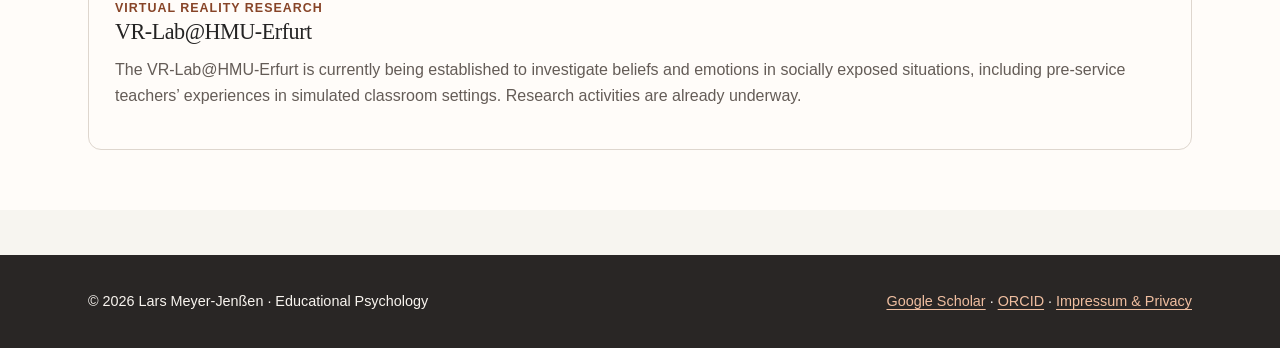
<file: research.html>
<!doctype html><html lang="en"><head><meta charset="utf-8"><meta name="viewport" content="width=device-width,initial-scale=1"><meta name="description" content="Academic website of Prof. Dr. habil. Lars Meyer-Jenßen."><meta name="theme-color" content="#f7f5f0"><link rel="icon" type="image/svg+xml" href="assets/favicon.svg"><link rel="stylesheet" href="style.css"><title>Research | Lars Meyer-Jenßen</title></head><body><a class="skip" href="#main">Skip to main content</a><header class="header"><div class="wrap head"><a class="brand" href="index.html">Lars Meyer-Jenßen</a><nav class="nav" aria-label="Main navigation"><a href="index.html" >Home</a><a href="research.html" class="active" aria-current="page">Research</a><a href="publications.html" >Publications</a><a href="teaching.html" >Teaching</a><a href="about.html" >About</a><a href="contact.html" >Contact</a></nav></div></header><main id="main"><section class="page-top wrap"><div class="eyebrow">Research</div><h1>Research Interests &amp; Projects</h1><p class="lead">My research brings together psychological perspectives on emotion and motivation with empirical research on professional competence across early childhood and school education.</p></section>
<section class="section compact"><div class="wrap"><h2>Research Interests</h2><div class="cards"><article class="card"><div class="small">Research area 01</div><h3>Emotional and Motivational Processes in Education</h3><p>My research investigates emotional and motivational processes in educational settings, with a particular focus on achievement emotions, self-conscious emotions such as shame and pride, self-concept, self-efficacy, and control-value appraisals. I examine their antecedents, development, and consequences for learning and teaching.</p></article><article class="card"><div class="small">Research area 02</div><h3>Professional Competence of Educators and Teachers</h3><p>My research examines the antecedents, structure, development, and consequences of professional competence among early childhood educators and school teachers. Drawing on a competence continuum perspective, I investigate professional dispositions (including professional knowledge), situation-specific skills, and observable teaching behavior.</p></article></div><p class="lead" style="margin-top:32px">Much of my research is situated in mathematics education, particularly in early childhood education, primary education, and teacher education. My research also addresses broader educational and psychological questions across different educational contexts.</p></div></section>
<section class="section alt" id="projects"><div class="wrap"><div class="eyebrow">Research Projects</div><h2>Selected Research Projects</h2><p class="meta">The following projects represent a selection of my independently funded and collaborative research activities.</p><h3 class="project-group-title">Independent Research Funding</h3>
<div class="project"><span class="tag">2025–2028 · Principal Investigator</span><h3>PriSMa-P</h3><p><em>Pre-service primary teachers’ shame and pride experienced in mathematics when working at school</em></p><p><strong>Funded by:</strong> German Research Foundation (Deutsche Forschungsgemeinschaft, DFG). Independently acquired funding. <strong>DFG project number:</strong> 545764321.</p><p>The project investigates shame and pride among pre-service primary school teachers during their teaching practicum. Using longitudinal data, it examines the antecedents, development, and consequences of these emotions in learning and teaching mathematics.</p></div>
<div class="project"><span class="tag">2021–2022 · Principal Investigator</span><h3>PriSMa</h3><p><em>Shame and Pride in Mathematics among Pre-Service Primary School Teachers</em></p><p><strong>Funded by:</strong> Berlin University Alliance (BUA). Independently acquired funding. <strong>BUA funding reference:</strong> 420_CDA_4.</p><p>The project investigated shame and pride in mathematics among pre-service primary school teachers, primarily during their bachelor's studies. It focused on the antecedents and consequences of these emotions and provided a foundation for subsequent research on achievement emotions in teacher education.</p></div>
<h3 class="project-group-title">Collaborative Research Projects</h3>
<div class="project"><span class="tag">2016–2019 · Project Coordinator</span><h3>Pro-KomMa</h3><p><em>Professionalization of Early Childhood Teacher Education: Convergent, Discriminant, and Predictive Validation of KomMa Models and Instruments</em></p><p><strong>Funded by:</strong> German Federal Ministry of Education and Research (Bundesministerium für Bildung und Forschung, BMBF).</p><p>The project examined the validity of competence models and assessment instruments developed in KomMa, including their predictive relevance for children's mathematical development.</p></div>
<div class="project"><span class="tag">2012–2015 · Research Associate</span><h3>KomMa</h3><p><em>Structure, Level, and Modeling of Early Childhood Educators’ Professional Competence in Mathematics</em></p><p><strong>Funded by:</strong> German Federal Ministry of Education and Research (BMBF).</p><p>The project investigated the structure and level of early childhood educators’ professional competence in mathematics, including the development and validation of assessment instruments.</p></div></div></section>
<section class="section"><div class="wrap"><div class="eyebrow">Collaboration &amp; Transfer</div><h2>QuaMath</h2><p><a href="https://quamath.de/" target="_blank" rel="noopener noreferrer">QuaMath</a> is a nationwide professional development program aimed at improving the quality of mathematics teaching. I contribute as an associated member and methodological advisor.</p></div></section>
<section class="section alt"><div class="wrap"><div class="eyebrow">Methodological Expertise</div><h2>Research Methods</h2><div class="cards"><article class="card"><h3>Research Designs</h3><p>Longitudinal, experimental, and quasi-experimental research designs.</p></article><article class="card"><h3>Data Collection &amp; Assessment</h3><p>Interviews, questionnaires, standardized tests, observations, and virtual reality simulations.</p></article><article class="card"><h3>Data Analysis</h3><p>Structural equation modeling, longitudinal modeling, latent profile analysis, and psychometric evaluation.</p></article><article class="card"><h3>Instrument Development</h3><p>Development and validation of psychological and educational assessment instruments.</p></article></div><article class="card" style="margin-top:22px"><div class="small">Virtual Reality Research</div><h3>VR-Lab@HMU-Erfurt</h3><p>The VR-Lab@HMU-Erfurt is currently being established to investigate beliefs and emotions in socially exposed situations, including pre-service teachers’ experiences in simulated classroom settings. Research activities are already underway.</p></article></div></section></main><footer class="footer"><div class="wrap foot"><span>© 2026 Lars Meyer-Jenßen · Educational Psychology</span><span><a href="https://scholar.google.com/citations?user=4nx1HKsAAAAJ" target="_blank" rel="noopener noreferrer">Google Scholar</a> · <a href="https://orcid.org/0000-0001-9046-1537" target="_blank" rel="noopener noreferrer">ORCID</a> · <a href="legal.html">Impressum &amp; Privacy</a></span></div></footer></body></html>
</file>
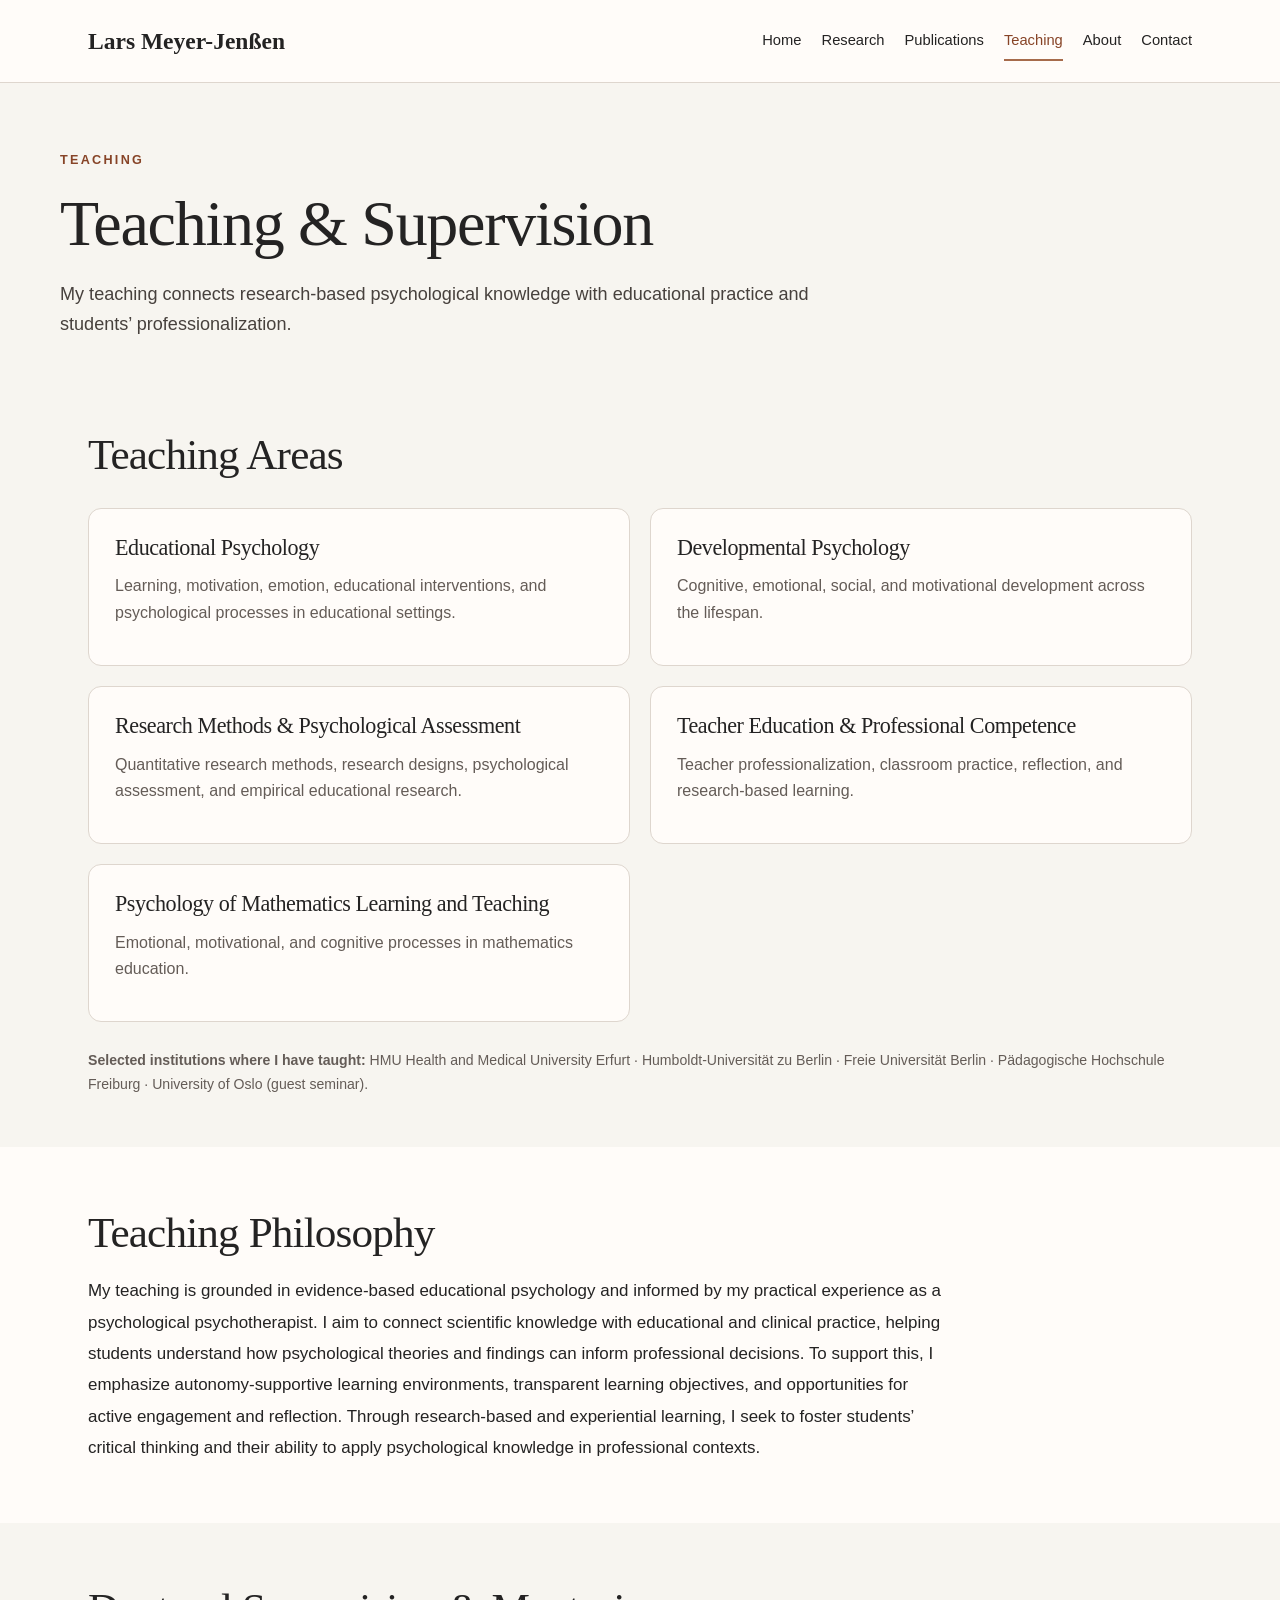
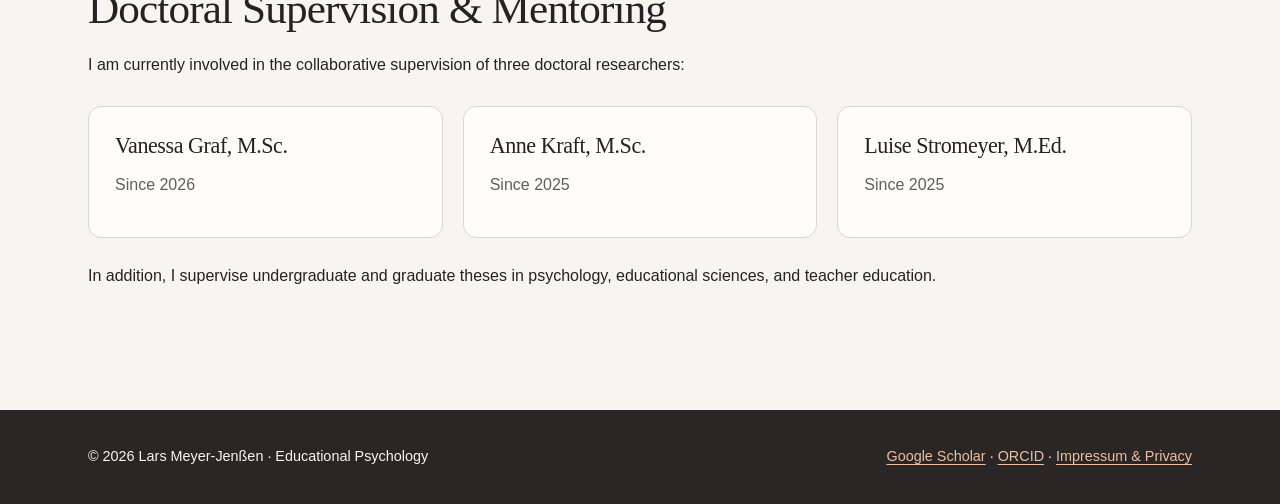
<file: teaching.html>
<!doctype html><html lang="en"><head><meta charset="utf-8"><meta name="viewport" content="width=device-width,initial-scale=1"><meta name="description" content="Academic website of Prof. Dr. habil. Lars Meyer-Jenßen."><meta name="theme-color" content="#f7f5f0"><link rel="icon" type="image/svg+xml" href="assets/favicon.svg"><link rel="stylesheet" href="style.css"><title>Teaching | Lars Meyer-Jenßen</title></head><body><a class="skip" href="#main">Skip to main content</a><header class="header"><div class="wrap head"><a class="brand" href="index.html">Lars Meyer-Jenßen</a><nav class="nav" aria-label="Main navigation"><a href="index.html" >Home</a><a href="research.html" >Research</a><a href="publications.html" >Publications</a><a href="teaching.html" class="active" aria-current="page">Teaching</a><a href="about.html" >About</a><a href="contact.html" >Contact</a></nav></div></header><main id="main"><section class="page-top wrap"><div class="eyebrow">Teaching</div><h1>Teaching &amp; Supervision</h1><p class="lead">My teaching connects research-based psychological knowledge with educational practice and students’ professionalization.</p></section>
<section class="section compact"><div class="wrap"><h2>Teaching Areas</h2><div class="cards"><article class="card"><h3>Educational Psychology</h3><p>Learning, motivation, emotion, educational interventions, and psychological processes in educational settings.</p></article><article class="card"><h3>Developmental Psychology</h3><p>Cognitive, emotional, social, and motivational development across the lifespan.</p></article><article class="card"><h3>Research Methods & Psychological Assessment</h3><p>Quantitative research methods, research designs, psychological assessment, and empirical educational research.</p></article><article class="card"><h3>Teacher Education & Professional Competence</h3><p>Teacher professionalization, classroom practice, reflection, and research-based learning.</p></article><article class="card"><h3>Psychology of Mathematics Learning and Teaching</h3><p>Emotional, motivational, and cognitive processes in mathematics education.</p></article></div><p class="meta" style="margin-top:27px"><strong>Selected institutions where I have taught:</strong> HMU Health and Medical University Erfurt · Humboldt-Universität zu Berlin · Freie Universität Berlin · Pädagogische Hochschule Freiburg · University of Oslo (guest seminar).</p></div></section>
<section class="section alt"><div class="wrap"><h2>Teaching Philosophy</h2><div class="teaching-philosophy"><p>My teaching is grounded in evidence-based educational psychology and informed by my practical experience as a psychological psychotherapist. I aim to connect scientific knowledge with educational and clinical practice, helping students understand how psychological theories and findings can inform professional decisions. To support this, I emphasize autonomy-supportive learning environments, transparent learning objectives, and opportunities for active engagement and reflection. Through research-based and experiential learning, I seek to foster students’ critical thinking and their ability to apply psychological knowledge in professional contexts.</p></div></div></section>
<section class="section"><div class="wrap"><h2>Doctoral Supervision &amp; Mentoring</h2><p>I am currently involved in the collaborative supervision of three doctoral researchers:</p><div class="cards three"><div class="card"><h3>Vanessa Graf, M.Sc.</h3><p>Since 2026</p></div><div class="card"><h3>Anne Kraft, M.Sc.</h3><p>Since 2025</p></div><div class="card"><h3>Luise Stromeyer, M.Ed.</h3><p>Since 2025</p></div></div><p style="margin-top:25px">In addition, I supervise undergraduate and graduate theses in psychology, educational sciences, and teacher education.</p></div></section></main><footer class="footer"><div class="wrap foot"><span>© 2026 Lars Meyer-Jenßen · Educational Psychology</span><span><a href="https://scholar.google.com/citations?user=4nx1HKsAAAAJ" target="_blank" rel="noopener noreferrer">Google Scholar</a> · <a href="https://orcid.org/0000-0001-9046-1537" target="_blank" rel="noopener noreferrer">ORCID</a> · <a href="legal.html">Impressum &amp; Privacy</a></span></div></footer></body></html>
</file>
<file: style.css>
:root{--ink:#242323;--muted:#645c57;--paper:#f7f5f0;--white:#fffcf9;--copper:#a66b4b;--copper-dark:#874427;--copper-light:#e9d9ca;--line:#ded6ce;--tint:#f0e8e0}
*{box-sizing:border-box}html{scroll-behavior:smooth}body{margin:0;background:var(--paper);color:var(--ink);font-family:-apple-system,BlinkMacSystemFont,"Segoe UI",Arial,sans-serif;line-height:1.65}a{color:var(--copper-dark);text-underline-offset:3px}a:hover{color:#612e1a}a:focus-visible{outline:3px solid var(--copper);outline-offset:4px}.wrap{max-width:1160px;margin:auto;padding:0 28px}.skip{position:absolute;left:-999px}.skip:focus{left:15px;top:12px;background:white;padding:10px;z-index:50}.header{position:relative;z-index:10;background:var(--white);border-bottom:1px solid var(--line)}.head{display:flex;justify-content:space-between;align-items:center;gap:22px;min-height:82px}.brand{font-family:Georgia,serif;font-weight:700;font-size:1.47rem;color:var(--ink);text-decoration:none}.nav{display:flex;gap:20px;align-items:center;flex-wrap:wrap}.nav a{font-size:.92rem;text-decoration:none;color:var(--ink);padding:7px 0;border-bottom:2px solid transparent}.nav a:hover,.nav a.active{color:var(--copper-dark);border-bottom-color:var(--copper)}h1,h2,h3{font-family:Georgia,"Times New Roman",serif;font-weight:500;line-height:1.19;letter-spacing:-.02em}h1{font-size:clamp(2.6rem,5vw,4.45rem);margin:15px 0}h2{font-size:clamp(1.9rem,3.6vw,2.7rem);margin:0 0 17px}h3{font-size:1.45rem;margin:0 0 12px}.eyebrow{letter-spacing:.18em;color:var(--copper-dark);font-size:.79rem;font-weight:700;text-transform:uppercase}.subtle{color:var(--muted)}.lead{max-width:790px;font-size:1.13rem;color:#47413d}.page-top{padding:67px 0 34px}.page-top p{max-width:790px}.section{padding:60px 0}.section.alt{background:var(--white)}.section.compact{padding:37px 0}.rule{width:55px;height:3px;background:var(--copper);margin:15px 0 22px}.btn{display:inline-block;padding:12px 22px;background:var(--copper-dark);color:white;border-radius:5px;text-decoration:none;font-weight:600}.btn:hover{background:#68351e;color:white}.minor-link{margin-left:18px;font-weight:600}.cards{display:grid;grid-template-columns:repeat(2,minmax(0,1fr));gap:20px;margin-top:28px}.cards.four{grid-template-columns:repeat(4,minmax(0,1fr))}.cards.three{grid-template-columns:repeat(3,minmax(0,1fr))}.card{background:var(--white);border:1px solid var(--line);border-radius:13px;padding:26px;min-width:0}.card h3{font-size:1.38rem}.card p{color:var(--muted);margin:0 0 13px}.card .small,.small{color:var(--copper-dark);font-size:.78rem;letter-spacing:.08em;text-transform:uppercase;font-weight:700}.icon{font-size:1.65rem;color:var(--copper);line-height:1;margin-bottom:15px}.hero{background:linear-gradient(115deg,#fffcf9 0%,#f7f5f0 52%,#ede0d5 100%);overflow:hidden}.hero-inner{display:grid;grid-template-columns:1.08fr .92fr;align-items:end;gap:30px;min-height:585px}.hero-copy{padding:70px 0 85px;position:relative;z-index:1}.hero-copy .subtitle{font-family:Georgia,serif;color:var(--copper-dark);font-style:italic;font-size:clamp(1.25rem,2.2vw,1.8rem);margin:10px 0 24px}.hero-copy .desc{max-width:600px;font-size:1.1rem;margin-bottom:26px}.hero-photo{width:100%;align-self:end;max-height:585px;object-fit:contain;object-position:bottom center;mix-blend-mode:multiply;mask-image:linear-gradient(to right,transparent 0%,rgba(0,0,0,.72) 22%,black 48%),linear-gradient(to bottom,black 82%,rgba(0,0,0,.92) 100%);mask-composite:intersect;-webkit-mask-image:linear-gradient(to right,transparent 0%,rgba(0,0,0,.75) 20%,black 45%)}.photo-inline{width:100%;max-height:430px;object-fit:cover;border-radius:10px}.photo-caption{color:var(--muted);font-size:.8rem}.split{display:grid;grid-template-columns:minmax(0,1.2fr) minmax(250px,.8fr);gap:48px;align-items:start}.split.reverse{grid-template-columns:minmax(250px,.8fr) minmax(0,1.2fr)}.portrait-about{width:100%;max-width:355px;border-radius:9px;display:block;margin-left:auto}.list-plain{padding-left:20px}.list-plain li{margin:7px 0}.timeline{border-left:2px solid var(--line);margin:24px 0;padding-left:27px}.timeline article{position:relative;margin:0 0 22px}.timeline article:before{content:"";position:absolute;width:9px;height:9px;border-radius:50%;background:var(--copper);left:-33px;top:7px}.timeline time,.date{display:block;color:var(--copper-dark);font-size:.82rem;font-weight:700;letter-spacing:.03em}.timeline h3{font-size:1.12rem;font-family:inherit;font-weight:700;margin:4px 0}.timeline p{margin:2px 0;color:var(--muted);font-size:.92rem}.qualification{padding:20px 0;border-bottom:1px solid var(--line)}.qualification:last-child{border-bottom:0}.qualification h3{font-size:1.35rem;margin:6px 0}.qualification p{margin:6px 0}.publication{padding:19px 0;border-bottom:1px solid var(--line)}.publication p{margin:0 0 8px}.publication .pub-links{font-size:.88rem}.stack>*+*{margin-top:15px}.tag{display:inline-block;background:var(--tint);color:var(--copper-dark);font-size:.76rem;font-weight:700;letter-spacing:.05em;padding:5px 9px;border-radius:30px}.project{border-left:3px solid var(--copper);padding:14px 0 16px 22px;margin:24px 0}.project p{margin:8px 0}.project h3{font-family:inherit;font-size:1.12rem;font-weight:700;margin:6px 0}.media-list{list-style:none;margin:0;padding:0}.media-list li{padding:16px 0;border-bottom:1px solid var(--line)}.media-list strong{display:block}.alert{border:1px solid #c9936c;background:#fff0e4;padding:17px;border-radius:9px}.legal-pending{display:inline-block;background:#f5ded0;color:#7b3117;font-size:.77rem;font-weight:700;border-radius:20px;padding:4px 11px}.footer{background:#292625;color:#f8f4ef;margin-top:45px;padding:35px 0}.foot{display:flex;justify-content:space-between;gap:20px;flex-wrap:wrap;font-size:.9rem}.footer a{color:#efbea0}.bg-soft{background:#f1ebe5}.meta{font-size:.88rem;color:var(--muted)}.two-text{columns:2;column-gap:50px}.two-text>*{break-inside:avoid}.divider{border-top:1px solid var(--line);margin:29px 0}.hide-mobile{display:block}
@media(max-width:940px){.cards.four{grid-template-columns:repeat(2,1fr)}.hero-inner{min-height:520px}.hero-copy{padding:55px 0 60px}}
@media(max-width:750px){.head{flex-direction:column;align-items:flex-start;gap:8px;padding-top:16px;padding-bottom:12px}.nav{gap:12px 17px}.hero-inner{grid-template-columns:1fr}.hero-copy{padding:46px 0 8px}.hero-photo{width:80%;max-width:460px;justify-self:center;max-height:470px;mask-image:linear-gradient(to right,transparent 0%,black 35%);-webkit-mask-image:linear-gradient(to right,transparent 0%,black 35%)}.split,.split.reverse{grid-template-columns:1fr}.portrait-about{margin-left:0;max-width:340px}.two-text{columns:1}}
@media(max-width:530px){.wrap{padding:0 19px}.nav a{font-size:.85rem}.cards,.cards.four,.cards.three{grid-template-columns:1fr}.section{padding:42px 0}.hero h1{font-size:2.65rem}.hero-photo{width:100%}.minor-link{display:inline-block;margin:12px 0 0 6px}.page-top{padding-top:40px}}

/* Balanced, single-paragraph teaching philosophy */
.teaching-philosophy{max-width:860px}
.teaching-philosophy p{font-size:1.06rem;line-height:1.85;margin:0;color:var(--ink)}
.project-group-title{font-family:inherit;font-size:1.12rem;font-weight:700;margin:29px 0 10px;color:var(--copper-dark)}
</file>
